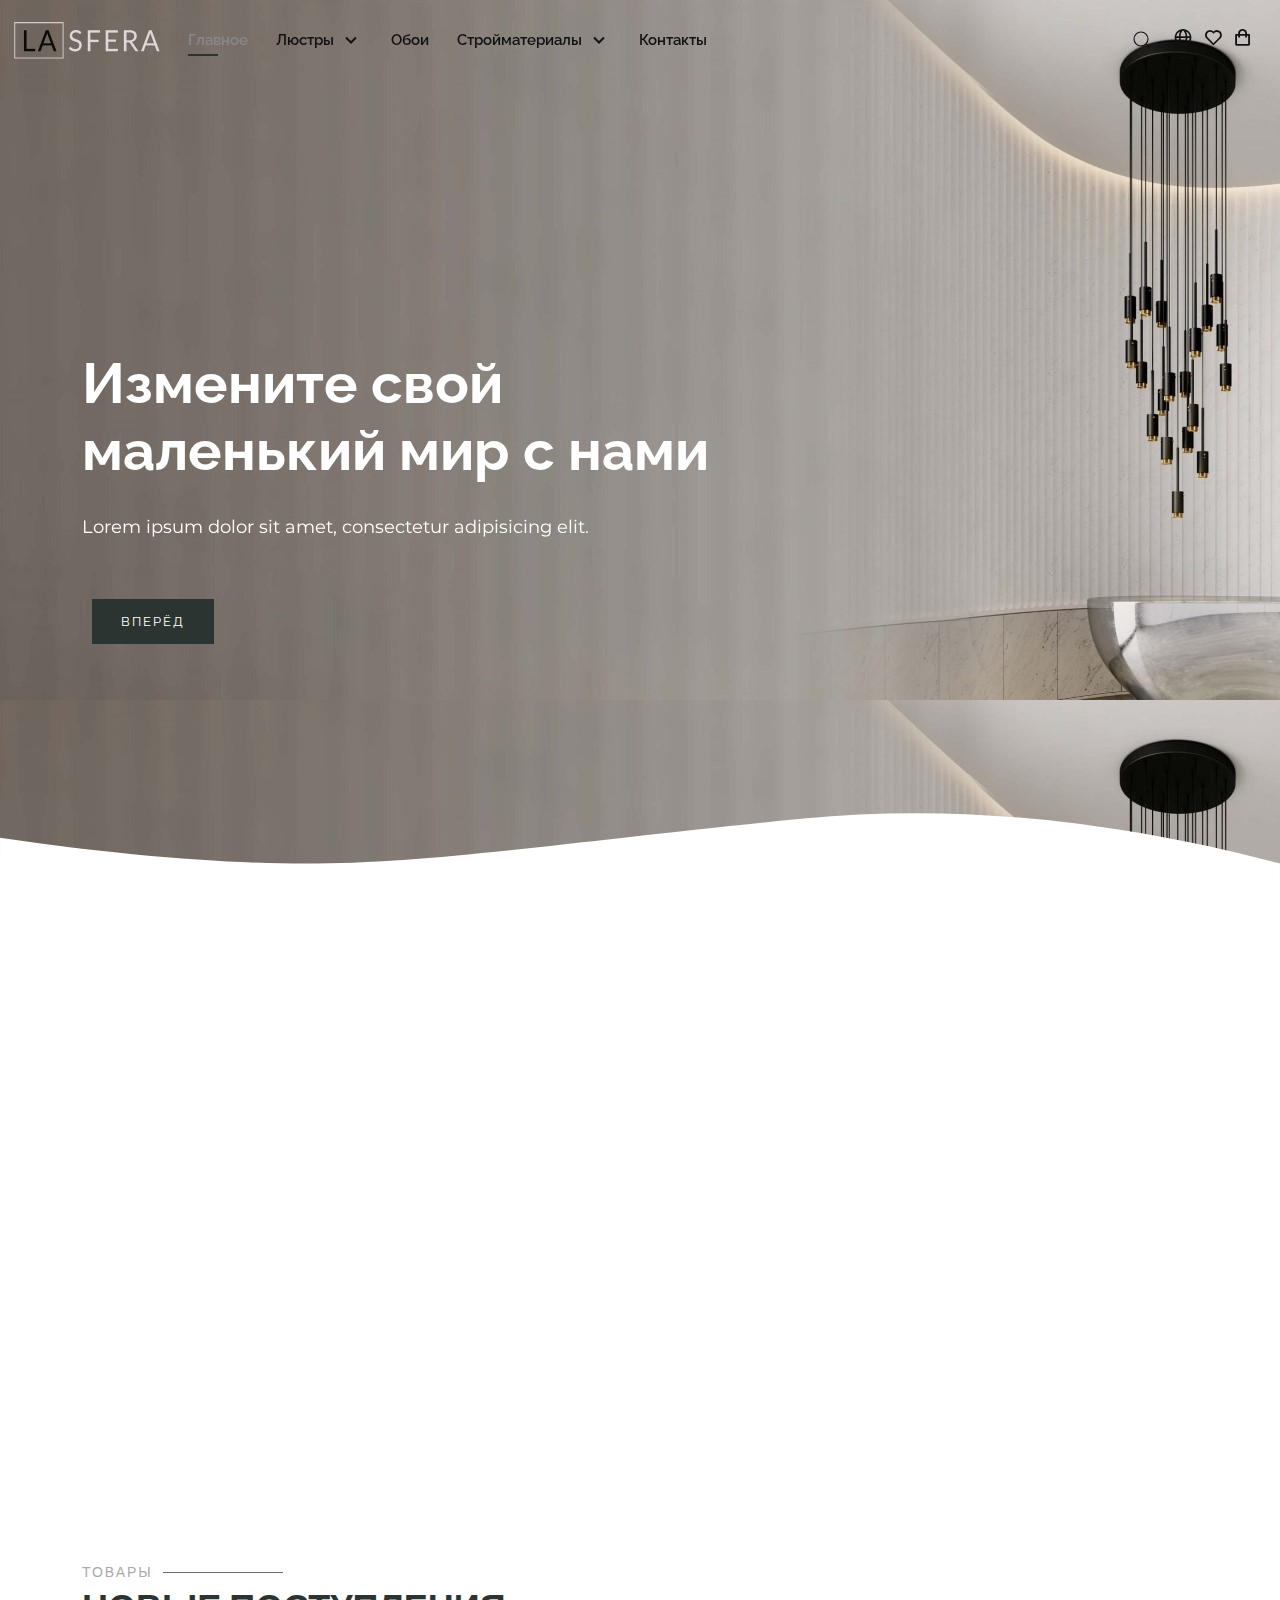
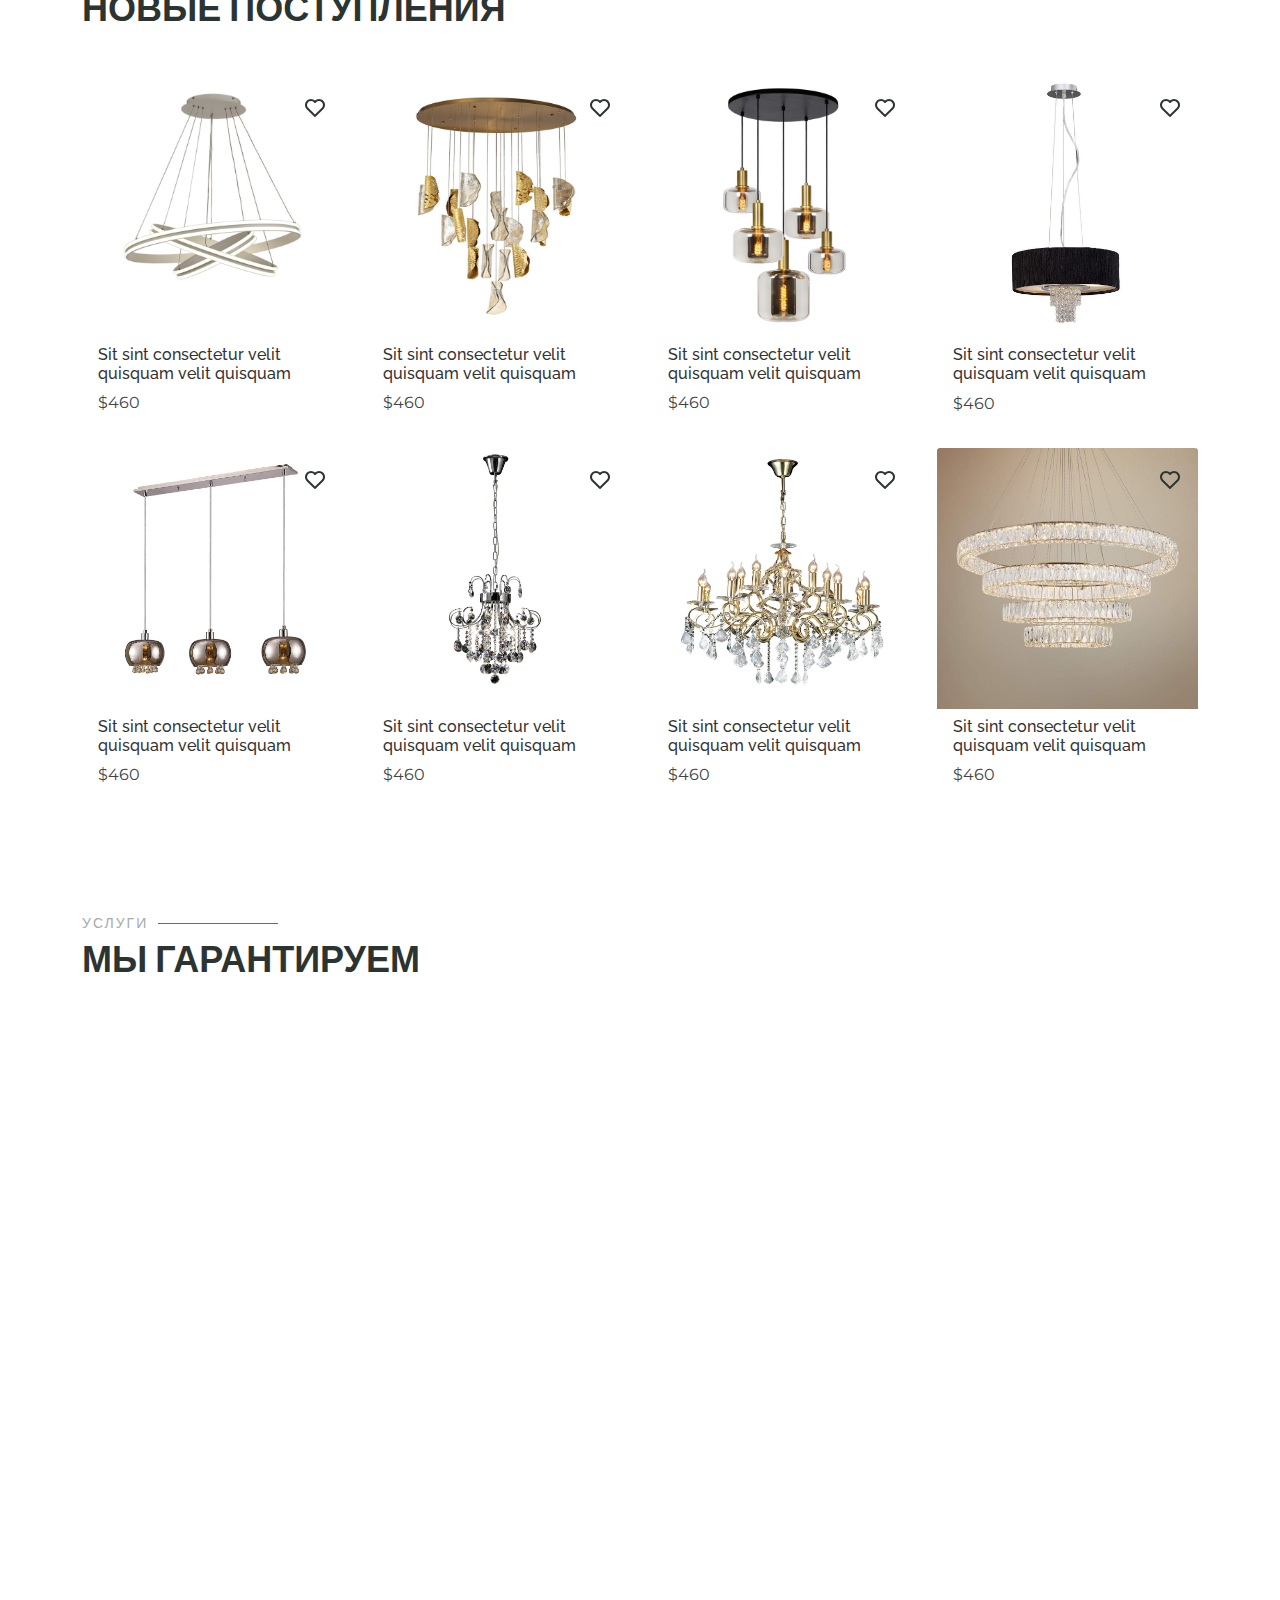
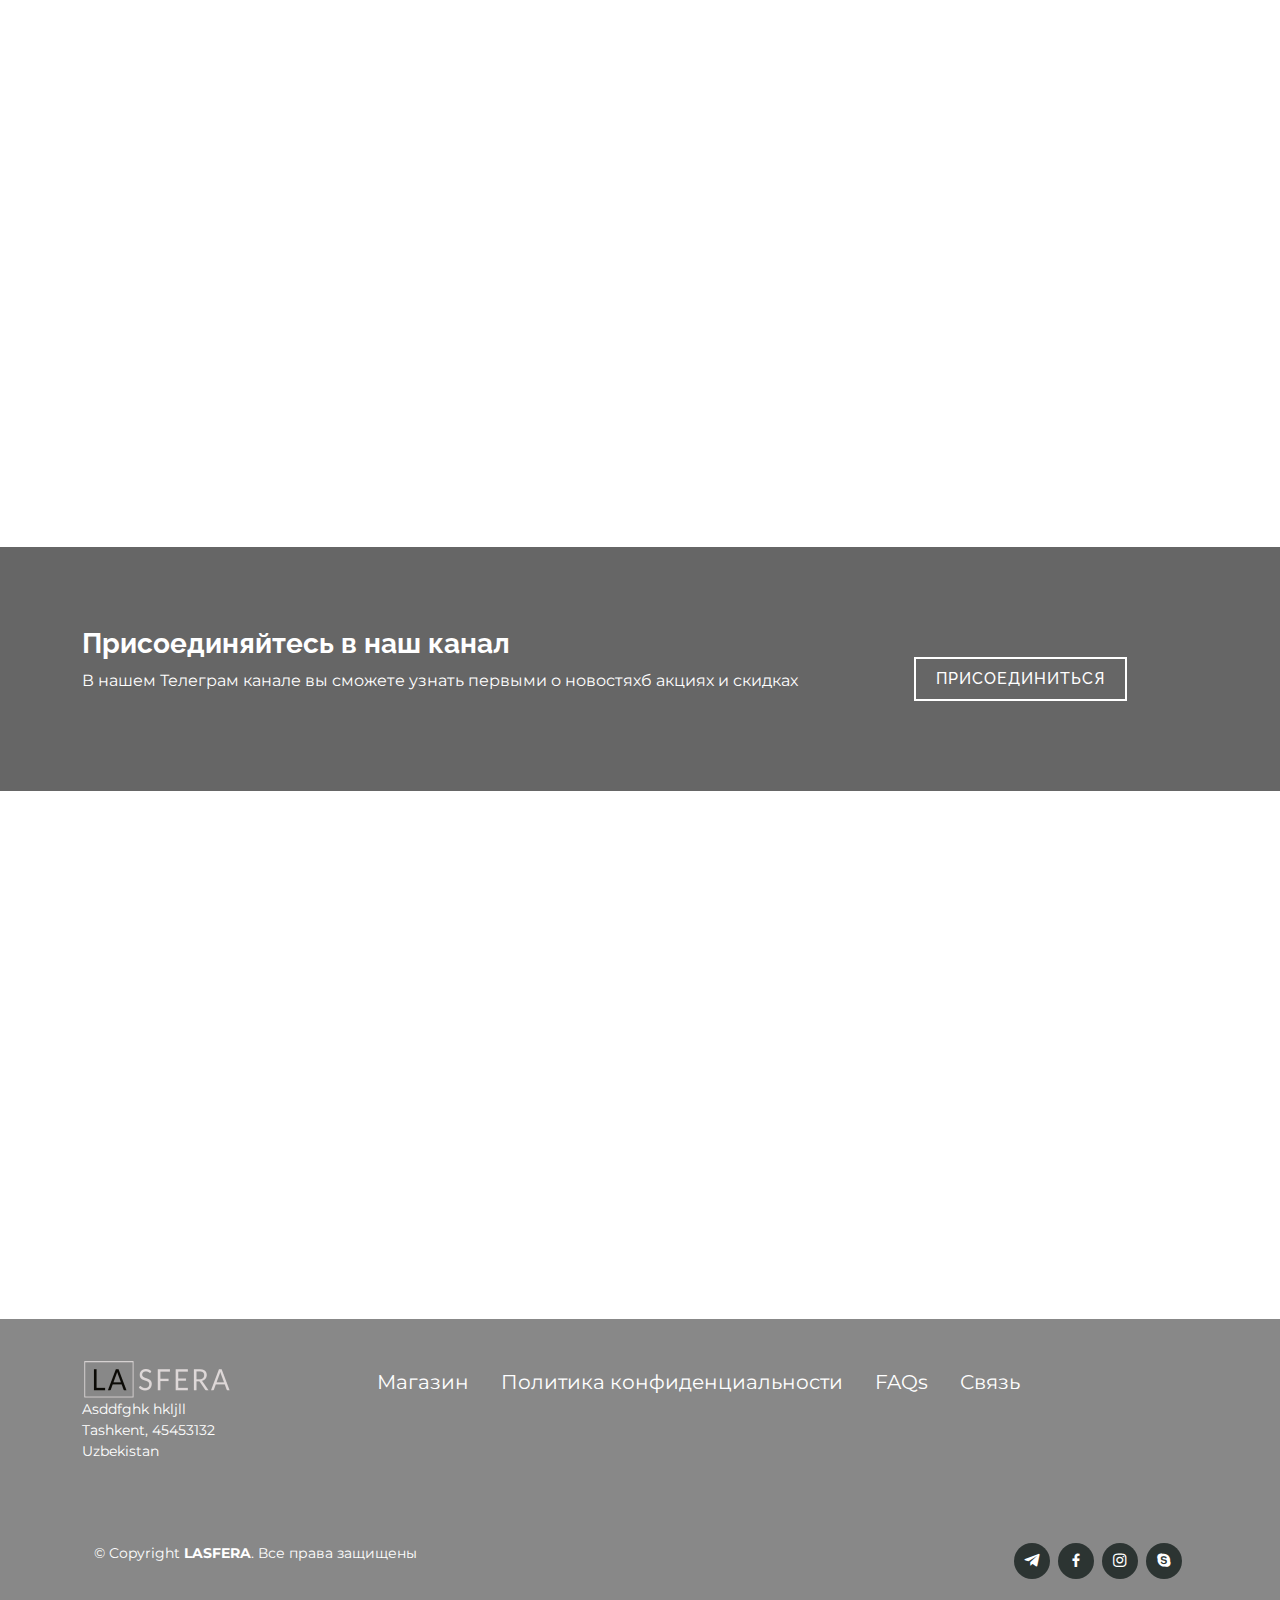
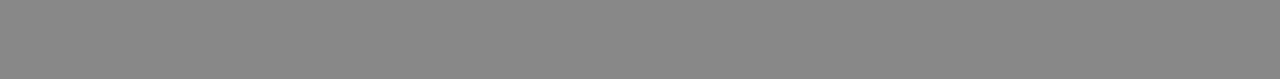
<file: index.html>
<!DOCTYPE html>
<html lang="en">

<head>
    <meta charset="utf-8">
    <meta content="width=device-width, initial-scale=1.0" name="viewport">

    <title>LASFERA</title>
    <meta content="" name="description">
    <meta content="" name="keywords">

    <!-- Favicons -->


    <!-- Google Fonts -->
    <link href="https://fonts.googleapis.com/css?family=Open+Sans:300,300i,400,400i,600,600i,700,700i|Raleway:300,300i,400,400i,500,500i,600,600i,700,700i|Poppins:300,300i,400,400i,500,500i,600,600i,700,700i"
          rel="stylesheet">
    <link href="https://fonts.googleapis.com/css2?family=Montserrat:wght@300&display=swap" rel="stylesheet">

    <!-- CSS Files -->
    <link rel="stylesheet" href="assets/css/uikit.min.css"/>
    <link href="https://unpkg.com/aos@2.3.1/dist/aos.css" rel="stylesheet">
    <link href="assets/css/bootstrap.min.css" rel="stylesheet">
    <link href="assets/css/bootstrap-icons.css" rel="stylesheet">
    <link href='https://unpkg.com/boxicons@2.0.9/css/boxicons.min.css' rel='stylesheet'>
    <link href="assets/css/glightbox.min.css" rel="stylesheet">
    <link href="assets/css/swiper-bundle.min.css" rel="stylesheet">

    <!-- Template Main CSS File -->
    <link href="assets/css/style.css" rel="stylesheet">

</head>

<body>
<!-- ======= Header ======= -->
<header id="header" class="fixed-top">
    <div class="container-fluid d-flex justify-content-between align-items-center">

        <a href="index.html" class="logo"><img src="assets/img/logotip.png" alt="" class="img-fluid"></a>

        <nav id="navbar" class="navbar order-last order-lg-0">
            <ul>
                <li><a class="active " href="#">Главное</a></li>
                <li class="dropdown"><a href="#"><span>Люстры</span> <i class='bx bx-chevron-down'></i></a>
                    <ul>
                        <li><a href="#">Классические</a></li>
                        <li><a href="#">Неоклассика</a></li>
                        <li><a href="#">HI-TECH</a></li>
                        <li><a href="#">Модерн</a></li>
                        <li><a href="#">Лофт</a></li>
                        <li><a href="#">Марокканские</a></li>
                        <!--                        dropdown-->
                        <li><a>Галогенные</a></li>
                    </ul>
                </li>
                <li><a href="#">Обои</a></li>
                <li class="dropdown"><a href="#"><span>Стройматериалы</span> <i class='bx bx-chevron-down'></i></a>
                    <ul>
                        <li><a href="#">Сантехника</a></li>
                        <li><a href="#">Двери</a></li>
                        <li><a href="#">Полы</a></li>
                        <li><a href="#">Строительное оборудование</a></li>
                        <li><a href="#">Джакузи</a></li>
                        <li><a href="#">Плитки</a></li>
                        <li><a href="#">Черепицы</a></li>
                    </ul>
                </li>
                <li><a href="#">Контакты</a></li>
            </ul>
            <i class='bx bx-menu-alt-right mobile-nav-toggle'></i>
        </nav><!-- .navbar -->

        <!--        <div class="header-social-links">-->
        <div class="nav-overlay uk-navbar-right">
            <a class="uk-navbar-toggle" uk-search-icon uk-toggle="target: .nav-overlay; animation: uk-animation-fade"
               href="#" style="color: #111111"></a>
        </div>

        <div class="nav-overlay uk-navbar-left uk-flex-1" hidden>
            <div class="uk-navbar-item uk-width-expand" style="color: #111111">
                <form class="uk-search uk-search-navbar uk-width-1-1" style="color: #111111">
                    <input class="uk-search-input" type="search" placeholder="Поиск" autofocus>
                </form>
            </div>

            <a class="uk-navbar-toggle" uk-close uk-toggle="target: .nav-overlay; animation: uk-animation-fade"
               href="#"></a>
        </div>
        <span class="icons">
        <a href="#" class="lang"><i class='bx bx-globe'></i></a>
        <a href="#" class="wishlist"><i class='bx bx-heart'></i></a>
        <a href="#" class="cart"><i class='bx bx-shopping-bag'></i></a>
        </span>
    </div>

    <!--    </div>-->

</header><!-- End Header -->

<!-- ======= Hero Section ======= -->
<section class="hero-section" id="hero">

    <div class="wave">

        <svg width="100%" height="355px" viewBox="0 0 1920 355" version="1.1" xmlns="http://www.w3.org/2000/svg"
             xmlns:xlink="http://www.w3.org/1999/xlink">
            <g id="Page-1" stroke="none" stroke-width="1" fill="none" fill-rule="evenodd">
                <g id="Apple-TV" transform="translate(0.000000, -402.000000)" fill="#FFFFFF">
                    <path d="M0,439.134243 C175.04074,464.89273 327.944386,477.771974 458.710937,477.771974 C654.860765,477.771974 870.645295,442.632362 1205.9828,410.192501 C1429.54114,388.565926 1667.54687,411.092417 1920,477.771974 L1920,757 L1017.15166,757 L0,757 L0,439.134243 Z"
                          id="Path"></path>
                </g>
            </g>
        </svg>

    </div>

    <div class="container">
        <div class="row align-items-center">
            <div class="col-12 hero-text-image">
                <div class="row">
                    <div class="col-lg-8 text-center text-lg-start">
                        <h1 data-aos="fade-right">Измените свой маленький мир с нами</h1>
                        <p class="mb-5" data-aos="fade-right" data-aos-delay="100">Lorem ipsum dolor sit amet,
                            consectetur
                            adipisicing elit.</p>
                        <p data-aos="fade-right" data-aos-delay="200" data-aos-offset="-500">
                            <a href="#" class="btn btn-outline-white">Вперёд</a>
                        </p>
                    </div>
                </div>
            </div>
        </div>
    </div>
</section><!-- End Hero -->


<main id="main">

    <!--    ====== CATEGORY SECTION =======-->
    <section id="category" class="categories">
        <div class="container">

            <div class="section-title" data-aos="fade-up">
                <h2>Категории</h2>
                <p>Популярные категории</p>
            </div>

            <div id="category-grid" class="row no-gutter" data-aos="fade-up" data-aos-delay="200">
                <div class="item web col-sm-6 col-md-4 col-lg-4 mb-4">
                    <a href="#" class="item-wrap fancybox">
                        <div class="work-info">
                            <h3>Обои</h3>
                            <!--                            <span>Web</span>-->
                        </div>
                        <img class="img-fluid" src="assets/img/wall.jpg" alt="">
                    </a>
                </div>
                <div class="item photography col-sm-6 col-md-4 col-lg-4 mb-4">
                    <a href="#" class="item-wrap fancybox">
                        <div class="work-info">
                            <h3>Люстры</h3>
                            <!--                            <span>Photography</span>-->
                        </div>
                        <img class="img-fluid" src="assets/img/products/product3.jpg" alt="">
                    </a>
                </div>
                <div class="item branding col-sm-6 col-md-4 col-lg-4 mb-4">
                    <a href="#" class="item-wrap fancybox">
                        <div class="work-info">
                            <h3>Стройматериалы</h3>
                            <!--                            <span>Branding</span>-->
                        </div>
                        <img class="img-fluid" src="assets/img/remont.jpg" alt="">
                    </a>
                </div>

            </div>
        </div>
    </section><!-- End Categories Section -->


    <!-- ======= products Section ======= -->
    <section id="products" class="products">
        <div class="container">

            <div class="section-title">
                <h2>Товары</h2>
                <p>Новые поступления</p>
            </div>

            <div class="row">
                <div class="col-lg-3 col-sm- d-flex align-items-stretch mb-4">
                    <div class="card border-0">
                        <div class="card-img-overlay d-flex justify-content-end">
                            <a href="#" class="card-link like">
                                <i class="bx bx-heart"></i>
                            </a>
                        </div>
                        <div class="uk-inline-clip uk-transition-toggle" tabindex="0">
                            <img class="card-img-top" src="assets/img/products/prod1.jpg" alt="Card image cap">
                            <img class="uk-transition-scale-up uk-position-cover"
                                 src="assets/img/products/prod1-2.jpg" alt="">
                        </div>
                        <div class="card-header bg-transparent border-bottom-0 float-left">
                            <h5 class="card-title">Sit sint consectetur velit quisquam velit quisquam</h5>
                            <p class="card-text">$460</p>
                        </div>
                    </div>
                </div>
                <div class="col-lg-3 col-sm- d-flex align-items-stretch mb-4">
                    <div class="card border-0">
                        <div class="card-img-overlay d-flex justify-content-end">
                            <a href="#" class="card-link like">
                                <i class="bx bx-heart"></i>
                            </a>
                        </div>
                        <div class="uk-inline-clip uk-transition-toggle" tabindex="0">
                            <img class="card-img-top" src="assets/img/products/prod2.jpg" alt="Card image cap">
                            <img class="uk-transition-scale-up uk-position-cover"
                                 src="assets/img/products/prod2-2.jpg" alt="">
                        </div>
                        <div class="card-header bg-transparent border-bottom-0 float-left">
                            <h5 class="card-title">Sit sint consectetur velit quisquam velit quisquam</h5>
                            <p class="card-text">$460</p>
                        </div>
                    </div>
                </div>
                <div class="col-lg-3 col-sm- d-flex align-items-stretch mb-4">
                    <div class="card border-0">
                        <div class="card-img-overlay d-flex justify-content-end">
                            <a href="#" class="card-link like">
                                <i class="bx bx-heart"></i>
                            </a>
                        </div>
                        <div class="uk-inline-clip uk-transition-toggle" tabindex="0">
                            <img class="card-img-top" src="assets/img/products/prod3.jpg" alt="Card image cap">
                            <img class="uk-transition-scale-up uk-position-cover"
                                 src="assets/img/products/prod3-2.jpg" alt="">
                        </div>
                        <div class="card-header bg-transparent border-bottom-0 float-left">
                            <h5 class="card-title">Sit sint consectetur velit quisquam velit quisquam</h5>
                            <p class="card-text">$460</p>
                        </div>
                    </div>
                </div>
                <div class="col-lg-3 col-sm- d-flex align-items-stretch mb-4">
                    <div class="card border-0">
                        <div class="card-img-overlay d-flex justify-content-end">
                            <a href="#" class="card-link like">
                                <i class="bx bx-heart"></i>
                            </a>
                        </div>
                        <div class="uk-inline-clip uk-transition-toggle" tabindex="0">
                            <img class="card-img-top" src="assets/img/products/prod4.jpg" alt="Card image cap">
                            <img class="uk-transition-scale-up uk-position-cover"
                                 src="assets/img/products/prod4-2.jpg" alt="">
                        </div>
                        <div class="card-header bg-transparent border-bottom-0 float-left">
                            <h5 class="card-title">Sit sint consectetur velit quisquam velit quisquam</h5>
                            <p class="card-text">$460</p>
                        </div>
                    </div>
                </div>
                <div class="col-lg-3 col-sm- d-flex align-items-stretch mb-4">
                    <div class="card border-0">
                        <div class="card-img-overlay d-flex justify-content-end">
                            <a href="#" class="card-link like">
                                <i class="bx bx-heart"></i>
                            </a>
                        </div>
                        <div class="uk-inline-clip uk-transition-toggle" tabindex="0">
                            <img class="card-img-top" src="assets/img/products/prod5.jpg" alt="Card image cap">
                            <img class="uk-transition-scale-up uk-position-cover"
                                 src="assets/img/products/prod5-2.jpg" alt="">
                        </div>
                        <div class="card-header bg-transparent border-bottom-0 float-left">
                            <h5 class="card-title">Sit sint consectetur velit quisquam velit quisquam</h5>
                            <p class="card-text">$460</p>
                        </div>
                    </div>
                </div>
                <div class="col-lg-3 col-sm- d-flex align-items-stretch mb-4">
                    <div class="card border-0">
                        <div class="card-img-overlay d-flex justify-content-end">
                            <a href="#" class="card-link like">
                                <i class="bx bx-heart"></i>
                            </a>
                        </div>
                        <div class="uk-inline-clip uk-transition-toggle" tabindex="0">
                            <img class="card-img-top" src="assets/img/products/prod6.jpg" alt="Card image cap">
                            <img class="uk-transition-scale-up uk-position-cover"
                                 src="assets/img/products/prod6-2.jpg" alt="">
                        </div>
                        <div class="card-header bg-transparent border-bottom-0 float-left">
                            <h5 class="card-title">Sit sint consectetur velit quisquam velit quisquam</h5>
                            <p class="card-text">$460</p>
                        </div>
                    </div>
                </div>
                <div class="col-lg-3 col-sm- d-flex align-items-stretch mb-4">
                    <div class="card border-0">
                        <div class="card-img-overlay d-flex justify-content-end">
                            <a href="#" class="card-link like">
                                <i class="bx bx-heart"></i>
                            </a>
                        </div>
                        <div class="uk-inline-clip uk-transition-toggle" tabindex="0">
                            <img class="card-img-top" src="assets/img/products/prod7.jpg" alt="Card image cap">
                            <img class="uk-transition-scale-up uk-position-cover"
                                 src="assets/img/products/prod7-2.jpg" alt="">
                        </div>
                        <div class="card-header bg-transparent border-bottom-0 float-left">
                            <h5 class="card-title">Sit sint consectetur velit quisquam velit quisquam</h5>
                            <p class="card-text">$460</p>
                        </div>
                    </div>
                </div>
                <div class="col-lg-3 col-sm- d-flex align-items-stretch mb-4">
                    <div class="card border-0">
                        <div class="card-img-overlay d-flex justify-content-end">
                            <a href="#" class="card-link like">
                                <i class="bx bx-heart"></i>
                            </a>
                        </div>
                        <div class="uk-inline-clip uk-transition-toggle" tabindex="0">
                            <img class="card-img-top" src="assets/img/products/product2.jpg" alt="Card image cap">
                            <img class="uk-transition-scale-up uk-position-cover"
                                 src="assets/img/products/prod1-2.jpg" alt="">
                        </div>
                        <div class="card-header bg-transparent border-bottom-0 float-left">
                            <h5 class="card-title">Sit sint consectetur velit quisquam velit quisquam</h5>
                            <p class="card-text">$460</p>
                        </div>
                    </div>
                </div>
            </div>
        </div>
    </section><!-- End products Section -->










    <!-- ======= Services Section ======= -->
    <section id="services" class="services">
        <div class="container">

            <div class="section-title">
                <h2>Услуги</h2>
                <p>Мы гарантируем</p>
            </div>

            <div class="row">
                <div class="col-md-12">
                    <div class="main-timeline" data-aos="fade-left">
                        <a href="#" class="timeline" data-aos="zoom-in" data-aos-delay="100">
                            <div class="timeline-icon"><i class="bx bx-globe"></i></div>
                            <div class="timeline-content">
                                <h3 class="title">Dorime interimo</h3>
                                <p class="description">
                                    Lorem ipsum dolor sit amet, consectetur adipisicing elit. Cupiditate ducimus
                                    officiis quod! Aperiam eveniet nam nostrum odit quasi ullam voluptatum.
                                </p>
                            </div>
                        </a>
                        <a href="#" class="timeline" data-aos="zoom-in" data-aos-delay="200">
                            <div class="timeline-icon"><i class="bx bx-rocket"></i></div>
                            <div class="timeline-content">
                                <h3 class="title">Lorem ipsum</h3>
                                <p class="description">
                                    Lorem ipsum dolor sit amet, consectetur adipisicing elit. Cupiditate ducimus
                                    officiis quod! Aperiam eveniet nam nostrum odit quasi ullam voluptatum.
                                </p>
                            </div>
                        </a>
                        <a href="#" class="timeline" data-aos="zoom-in" data-aos-delay="300">
                            <div class="timeline-icon"><i class="bx bx-briefcase"></i></div>
                            <div class="timeline-content">
                                <h3 class="title">Dolor sit</h3>
                                <p class="description">
                                    Lorem ipsum dolor sit amet, consectetur adipisicing elit. Cupiditate ducimus
                                    officiis quod! Aperiam eveniet nam nostrum odit quasi ullam voluptatum.
                                </p>
                            </div>
                        </a>
                        <a href="#" class="timeline" data-aos="zoom-in" data-aos-delay="400">
                            <div class="timeline-icon"><i class="bx bx-mobile"></i></div>
                            <div class="timeline-content">
                                <h3 class="title">Amet consectetur</h3>
                                <p class="description">
                                    Lorem ipsum dolor sit amet, consectetur adipisicing elit. Cupiditate ducimus
                                    officiis quod! Aperiam eveniet nam nostrum odit quasi ullam voluptatum.
                                </p>
                            </div>
                        </a>
                    </div>
                </div>
            </div>
        </div>

    </section><!-- End Services Section -->


    <!-- ======= Subscribe Section ======= -->
    <section id="subscribe">
        <div class="container wow fadeInUp">
            <div class="row">
                <div class="col-md-8">
                    <h3 class="subscribe-title">Присоединяйтесь в наш канал</h3>
                    <p class="subscribe-text">В нашем Телеграм канале вы сможете узнать первыми о новостяхб акциях и
                        скидках</p>
                </div>
                <div class="col-md-4 subscribe-btn-container">
                    <a class="subscribe-btn" href="#">Присоединиться</a>
                </div>
            </div>
        </div>
    </section><!-- End Subscribe Section -->


    <!-- ======= Contact Section ======= -->
    <section id="contact" class="contact">
        <div class="container">

            <div class="section-title" data-aos="fade-up">
                <h2>Контакты</h2>
                <p>Мы рады с вами поговорить</p>
            </div>

            <div class="row">

                <div class="col-lg-4" data-aos="fade-right" data-aos-delay="100">
                    <div class="info">
                        <div class="address">
                            <i class='bx bx-location-plus'></i>
                            <h4>Адрес:</h4>
                            <p>Лорем Ипсум, Такент, Узбекистан</p>
                        </div>

                        <div class="email">
                            <i class='bx bx-envelope'></i>
                            <h4>Email:</h4>
                            <p>info@example.com</p>
                        </div>

                        <div class="phone">
                            <i class='bx bx-phone'></i>
                            <h4>Позвоните:</h4>
                            <p>+998 99 1234567</p>
                        </div>

                    </div>

                </div>

                <div class="col-lg-8 mt-5 mt-lg-0" data-aos="fade-left" data-aos-delay="200">

                    <iframe src="https://www.google.com/maps/embed?pb=!1m18!1m12!1m3!1d2999.5596683918443!2d69.15967281495314!3d41.25314861226994!2m3!1f0!2f0!3f0!3m2!1i1024!2i768!4f13.1!3m3!1m2!1s0x38ae89db84b4749d%3A0x7b6e277d32418017!2sBektopi%20Stroy%20Market!5e0!3m2!1sen!2s!4v1634550305787!5m2!1sen!2s"
                            width="800" height="300" style="border:0;" allowfullscreen="" loading="lazy"></iframe>

                </div>

            </div>

        </div>
    </section><!-- End Contact Section -->

</main><!-- End #main -->


<!-- ======= Footer ======= -->
<footer id="footer">

    <div class="container">
        <div class="footer-top d-flex">
            <div class="col-lg-3 col-md-6 footer-contact">
                <img src="assets/img/logotip.png" alt="">
                <p>
                    Asddfghk hkljll <br>
                    Tashkent, 45453132<br>
                    Uzbekistan<br><br>
                </p>
            </div>

            <ul class="nav justify-content-center">
                <li class="nav-item">
                    <a class="nav-link" href="#">Магазин</a>
                </li>
                <li class="nav-item">
                    <a class="nav-link" href="#">Политика конфиденциальности</a>
                </li>
                <li class="nav-item">
                    <a class="nav-link" href="#">FAQs</a>
                </li>
                <li class="nav-item">
                    <a class="nav-link" href="#">Связь</a>
                </li>
            </ul>
        </div>

        <div class="container d-md-flex py-4">

            <div class="me-md-auto text-center text-md-start">
                <div class="copyright">
                    &copy; Copyright <strong><span>LASFERA</span></strong>. Все права защищены
                </div>
            </div>
            <div class="social-links text-center text-md-right pt-3 pt-md-0">
                <a href="#" class="telegram"><i class='bx bxl-telegram'></i></a>
                <a href="#" class="facebook"><i class="bx bxl-facebook"></i></a>
                <a href="#" class="instagram"><i class='bx bxl-instagram'></i></a>
                <a href="#" class="google-plus"><i class="bx bxl-skype"></i></a>
            </div>
        </div>
    </div>
</footer><!-- End Footer -->

<a href="#" class="back-to-top d-flex align-items-center justify-content-center"><i class='bx bx-up-arrow-alt'></i></a>

<!-- Vendor JS Files -->
<script src="assets/js/uikit.min.js"></script>
<script src="assets/js/uikit-icons.min.js"></script>
<script src="assets/js/bootstrap.bundle.min.js"></script>
<script src="https://unpkg.com/aos@2.3.1/dist/aos.js"></script>
<script src="assets/js/glightbox.min.js"></script>
<script src="assets/js/isotope.pkgd.min.js"></script>
<script src="assets/js/purecounter.js"></script>
<script src="assets/js/swiper-bundle.min.js"></script>
<script src="assets/js/noframework.waypoints.js"></script>

<!-- Template Main JS File -->
<script src="assets/js/main.js"></script>
<script>
    AOS.init();
</script>
</body>

</html>
</file>
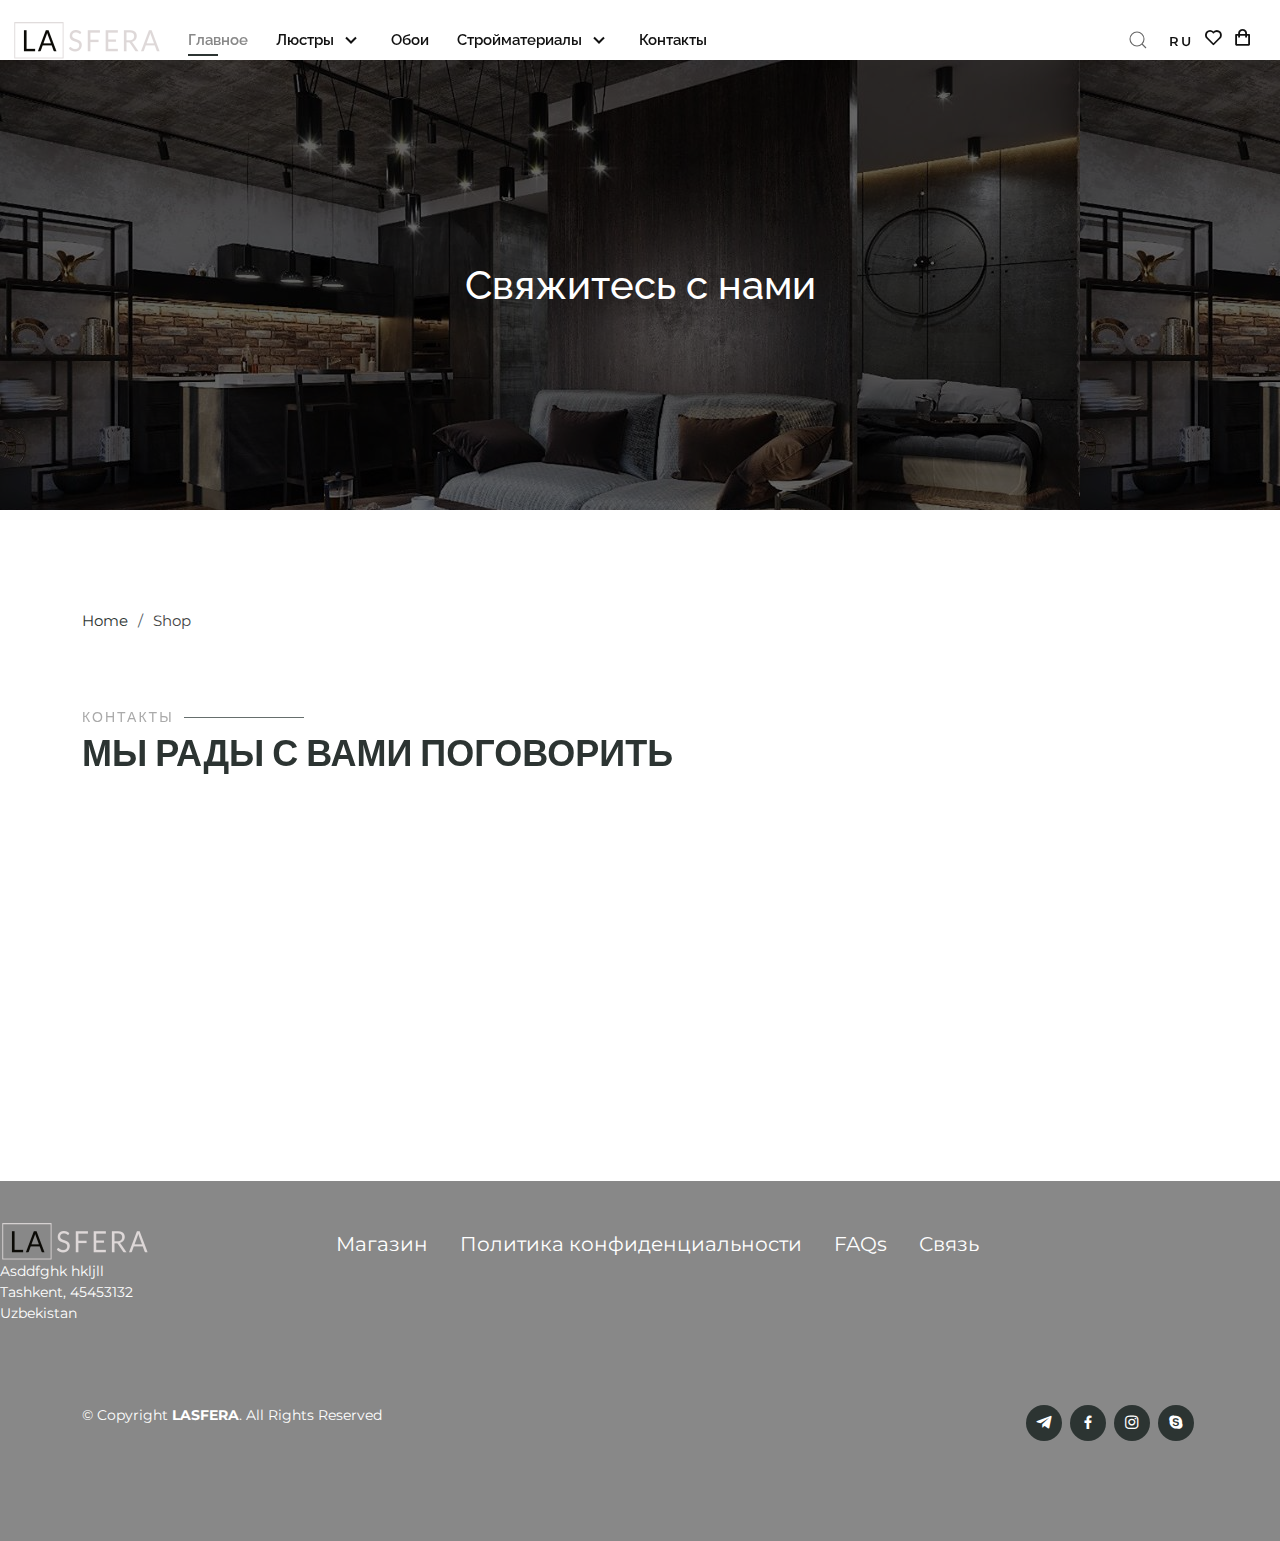
<file: contact.html>
<!DOCTYPE html>
<html lang="en">

<head>
    <meta charset="utf-8">
    <meta content="width=device-width, initial-scale=1.0" name="viewport">

    <title>LASFERA</title>
    <meta content="" name="description">
    <meta content="" name="keywords">

    <!-- Favicons -->


    <!-- Google Fonts -->
    <link href="https://fonts.googleapis.com/css?family=Open+Sans:300,300i,400,400i,600,600i,700,700i|Raleway:300,300i,400,400i,500,500i,600,600i,700,700i|Poppins:300,300i,400,400i,500,500i,600,600i,700,700i"
          rel="stylesheet">
    <link href="https://fonts.googleapis.com/css2?family=Montserrat:wght@300&display=swap" rel="stylesheet">

    <!-- CSS Files -->
    <link rel="stylesheet" href="assets/css/uikit.min.css"/>
    <link href="https://unpkg.com/aos@2.3.1/dist/aos.css" rel="stylesheet">
    <link href="assets/css/bootstrap.min.css" rel="stylesheet">
    <link href="assets/css/bootstrap-icons.css" rel="stylesheet">
    <link href='https://unpkg.com/boxicons@2.0.9/css/boxicons.min.css' rel='stylesheet'>
    <link href="assets/css/glightbox.min.css" rel="stylesheet">
    <link href="assets/css/swiper-bundle.min.css" rel="stylesheet">

    <!-- Template Main CSS File -->
    <link href="assets/css/style.css" rel="stylesheet">

</head>

<body>
<!-- ======= Header ======= -->
<header id="header" class="fixed-top">
    <div class="container-fluid d-flex justify-content-between align-items-center">

        <a href="index.html" class="logo"><img src="assets/img/logotip.png" alt="" class="img-fluid"></a>

        <nav id="navbar" class="navbar order-last order-lg-0">
            <ul>
                <li><a class="active " href="#">Главное</a></li>
                <li class="dropdown"><a href="#"><span>Люстры</span> <i class='bx bx-chevron-down'></i></a>
                    <ul>
                        <li><a href="#">Классические</a></li>
                        <li><a href="#">Неоклассика</a></li>
                        <li><a href="#">HI-TECH</a></li>
                        <li><a href="#">Модерн</a></li>
                        <li><a href="#">Лофт</a></li>
                        <li><a href="#">Марокканские</a></li>
                        <!--                        dropdown-->
                        <li><a>Галогенные</a></li>
                    </ul>
                </li>
                <li><a href="#">Обои</a></li>
                <li class="dropdown"><a href="#"><span>Стройматериалы</span> <i class='bx bx-chevron-down'></i></a>
                    <ul>
                        <li><a href="#">Сантехника</a></li>
                        <li><a href="#">Двери</a></li>
                        <li><a href="#">Полы</a></li>
                        <li><a href="#">Строительное оборудование</a></li>
                        <li><a href="#">Джакузи</a></li>
                        <li><a href="#">Плитки</a></li>
                        <li><a href="#">Черепицы</a></li>
                    </ul>
                </li>
                <li><a href="#">Контакты</a></li>
            </ul>
            <i class='bx bx-menu-alt-right mobile-nav-toggle'></i>
        </nav><!-- .navbar -->

        <!--        <div class="header-social-links">-->
        <div class="nav-overlay uk-navbar-right">
            <a class="uk-navbar-toggle" uk-search-icon uk-toggle="target: .nav-overlay; animation: uk-animation-fade"
               href="#"></a>
        </div>

        <div class="nav-overlay uk-navbar-left uk-flex-1" hidden>
            <div class="uk-navbar-item uk-width-expand">
                <form class="uk-search uk-search-navbar uk-width-1-1">
                    <input class="uk-search-input" type="search" placeholder="Search" autofocus>
                </form>
            </div>

            <a class="uk-navbar-toggle" uk-close uk-toggle="target: .nav-overlay; animation: uk-animation-fade"
               href="#"></a>
        </div>
        <span class="icons">
        <a href="#" class="lang">
             <div class="offcanvas__top__hover">
                <span>RU <i class="arrow_carrot-down"></i></span>
                <ul>
                    <li>UZ</li>
                </ul>
            </div>
        </a>
        <a href="#" class="wishlist"><i class='bx bx-heart'></i></a>
        <a href="#" class="cart"><i class='bx bx-shopping-bag'></i></a>
        </span>
    </div>

</header>
<!-- End Header -->

<main id="main">
    <section>
        <div class="bg-image contact">
            <div class="mask">
                <div class="d-flex justify-content-center align-items-center h-100">
                    <h1 class="text-white mb-0">Свяжитесь с нами</h1>
                </div>
            </div>
        </div>
    </section>

    <!-- ======= Breadcrumbs ======= -->
    <section class="breadcrumbs">
        <div class="container">

            <div class="d-flex justify-content-between align-items-center">
                <ol>
                    <li><a href="index.html">Home</a></li>
                    <li>Shop</li>
                </ol>
            </div>

        </div>
    </section><!-- End Breadcrumbs -->


    <!-- ======= Contact Section ======= -->
    <section id="contact" class="contact">
        <div class="container">

            <div class="section-title" data-aos="fade-up">
                <h2>Контакты</h2>
                <p>Мы рады с вами поговорить</p>
            </div>

            <div class="row">

                <div class="col-lg-4" data-aos="fade-right" data-aos-delay="100">
                    <div class="info">
                        <div class="address">
                            <i class='bx bx-location-plus'></i>
                            <h4>Location:</h4>
                            <p>A108 Adam Street, New York, NY 535022</p>
                        </div>

                        <div class="email">
                            <i class='bx bx-envelope'></i>
                            <h4>Email:</h4>
                            <p>info@example.com</p>
                        </div>

                        <div class="phone">
                            <i class='bx bx-phone'></i>
                            <h4>Call:</h4>
                            <p>+1 5589 55488 55s</p>
                        </div>

                    </div>

                </div>

                <div class="col-lg-8 mt-5 mt-lg-0" data-aos="fade-left" data-aos-delay="200">

                    <iframe src="https://www.google.com/maps/embed?pb=!1m18!1m12!1m3!1d2999.5596683918443!2d69.15967281495314!3d41.25314861226994!2m3!1f0!2f0!3f0!3m2!1i1024!2i768!4f13.1!3m3!1m2!1s0x38ae89db84b4749d%3A0x7b6e277d32418017!2sBektopi%20Stroy%20Market!5e0!3m2!1sen!2s!4v1634550305787!5m2!1sen!2s"
                            width="800" height="300" style="border:0;" allowfullscreen="" loading="lazy"></iframe>

                </div>

            </div>

        </div>
    </section><!-- End Contact Section -->

</main>


<!-- ======= Footer ======= -->
<footer id="footer">

    <div class="footer-top d-flex">
        <div class="col-lg-3 col-md-6 footer-contact">
            <img src="assets/img/logotip.png" alt="">
            <p>
                Asddfghk hkljll <br>
                Tashkent, 45453132<br>
                Uzbekistan<br><br>
            </p>
        </div>

        <ul class="nav justify-content-center">
            <li class="nav-item">
                <a class="nav-link" href="#">Магазин</a>
            </li>
            <li class="nav-item">
                <a class="nav-link" href="#">Политика конфиденциальности</a>
            </li>
            <li class="nav-item">
                <a class="nav-link" href="#">FAQs</a>
            </li>
            <li class="nav-item">
                <a class="nav-link" href="#">Связь</a>
            </li>
        </ul>
    </div>

    <div class="container d-md-flex py-4">

        <div class="me-md-auto text-center text-md-start">
            <div class="copyright">
                &copy; Copyright <strong><span>LASFERA</span></strong>. All Rights Reserved
            </div>
        </div>
        <div class="social-links text-center text-md-right pt-3 pt-md-0">
            <a href="#" class="telegram"><i class='bx bxl-telegram'></i></a>
            <a href="#" class="facebook"><i class="bx bxl-facebook"></i></a>
            <a href="#" class="instagram"><i class='bx bxl-instagram'></i></a>
            <a href="#" class="google-plus"><i class="bx bxl-skype"></i></a>
        </div>
    </div>
</footer><!-- End Footer -->

<a href="#" class="back-to-top d-flex align-items-center justify-content-center"><i class='bx bx-up-arrow-alt'></i></a>

<!-- Vendor JS Files -->
<script src="assets/js/uikit.min.js"></script>
<script src="assets/js/uikit-icons.min.js"></script>
<script src="assets/js/bootstrap.bundle.min.js"></script>
<script src="https://unpkg.com/aos@2.3.1/dist/aos.js"></script>
<script src="assets/js/glightbox.min.js"></script>
<script src="assets/js/isotope.pkgd.min.js"></script>
<script src="assets/js/purecounter.js"></script>
<script src="assets/js/swiper-bundle.min.js"></script>
<script src="assets/js/noframework.waypoints.js"></script>

<!-- Template Main JS File -->
<script src="assets/js/main.js"></script>
<script>
    AOS.init();
</script>
</body>
</html>
</file>
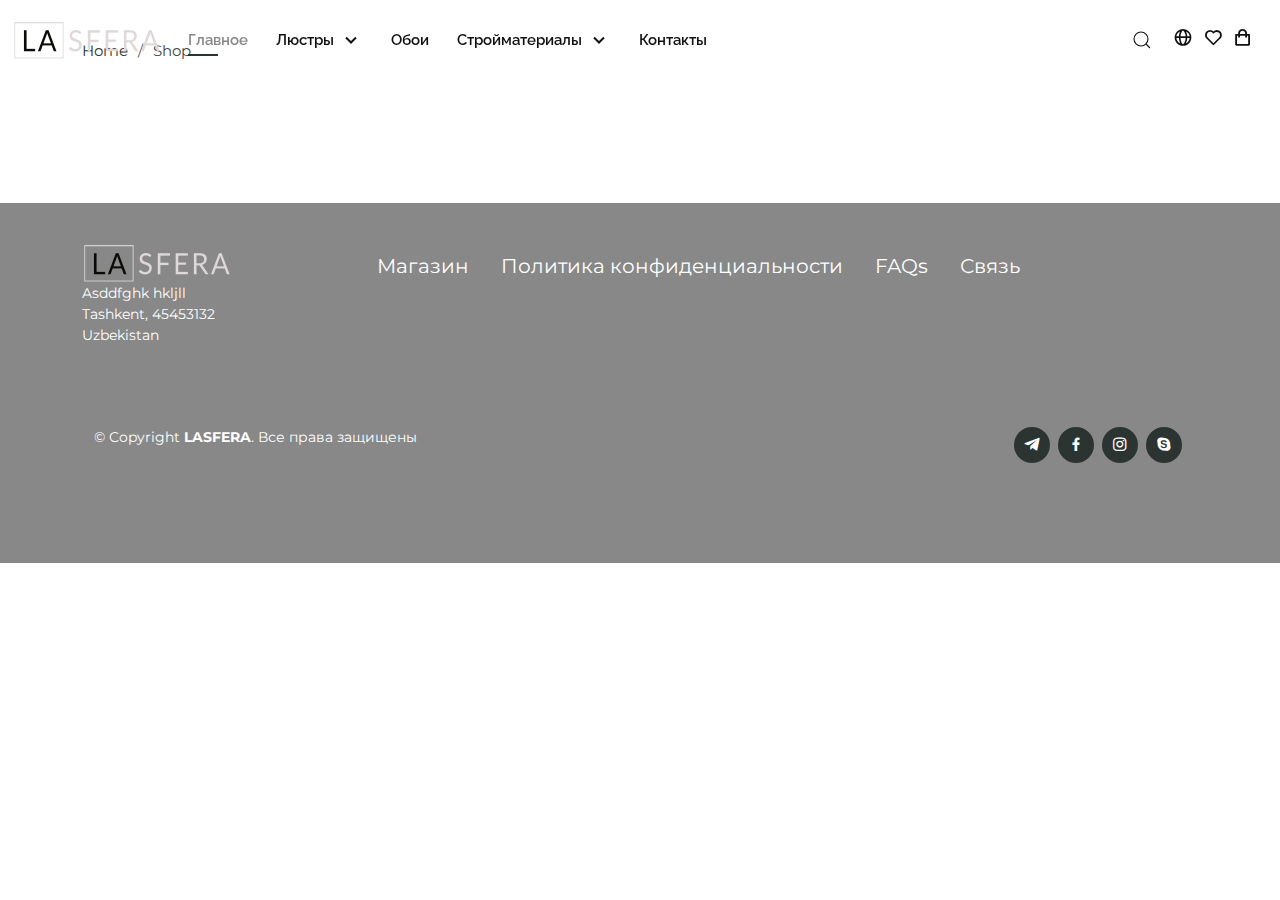
<file: product-detail.html>
<!DOCTYPE html>
<html lang="en">

<head>
    <meta charset="utf-8">
    <meta content="width=device-width, initial-scale=1.0" name="viewport">

    <title>LASFERA</title>
    <meta content="" name="description">
    <meta content="" name="keywords">

    <!-- Favicons -->


    <!-- Google Fonts -->
    <link href="https://fonts.googleapis.com/css?family=Open+Sans:300,300i,400,400i,600,600i,700,700i|Raleway:300,300i,400,400i,500,500i,600,600i,700,700i|Poppins:300,300i,400,400i,500,500i,600,600i,700,700i"
          rel="stylesheet">
    <link href="https://fonts.googleapis.com/css2?family=Montserrat:wght@300&display=swap" rel="stylesheet">

    <!-- CSS Files -->
    <link rel="stylesheet" href="assets/css/uikit.min.css"/>
    <link href="https://unpkg.com/aos@2.3.1/dist/aos.css" rel="stylesheet">
    <link href="assets/css/bootstrap.min.css" rel="stylesheet">
    <link href="assets/css/bootstrap-icons.css" rel="stylesheet">
    <link href='https://unpkg.com/boxicons@2.0.9/css/boxicons.min.css' rel='stylesheet'>
    <link href="assets/css/glightbox.min.css" rel="stylesheet">
    <link href="assets/css/swiper-bundle.min.css" rel="stylesheet">

    <!-- Template Main CSS File -->
    <link href="assets/css/style.css" rel="stylesheet">

</head>
<body>
<header id="header" class="fixed-top">
    <div class="container-fluid d-flex justify-content-between align-items-center">

        <a href="index.html" class="logo"><img src="assets/img/logotip.png" alt="" class="img-fluid"></a>

        <nav id="navbar" class="navbar order-last order-lg-0">
            <ul>
                <li><a class="active " href="#">Главное</a></li>
                <li class="dropdown"><a href="#"><span>Люстры</span> <i class='bx bx-chevron-down'></i></a>
                    <ul>
                        <li><a href="#">Классические</a></li>
                        <li><a href="#">Неоклассика</a></li>
                        <li><a href="#">HI-TECH</a></li>
                        <li><a href="#">Модерн</a></li>
                        <li><a href="#">Лофт</a></li>
                        <li><a href="#">Марокканские</a></li>
                        <!--                        dropdown-->
                        <li><a>Галогенные</a></li>
                    </ul>
                </li>
                <li><a href="#">Обои</a></li>
                <li class="dropdown"><a href="#"><span>Стройматериалы</span> <i class='bx bx-chevron-down'></i></a>
                    <ul>
                        <li><a href="#">Сантехника</a></li>
                        <li><a href="#">Двери</a></li>
                        <li><a href="#">Полы</a></li>
                        <li><a href="#">Строительное оборудование</a></li>
                        <li><a href="#">Джакузи</a></li>
                        <li><a href="#">Плитки</a></li>
                        <li><a href="#">Черепицы</a></li>
                    </ul>
                </li>
                <li><a href="#">Контакты</a></li>
            </ul>
            <i class='bx bx-menu-alt-right mobile-nav-toggle'></i>
        </nav><!-- .navbar -->

        <!--        <div class="header-social-links">-->
        <div class="nav-overlay uk-navbar-right">
            <a class="uk-navbar-toggle" uk-search-icon uk-toggle="target: .nav-overlay; animation: uk-animation-fade"
               href="#" style="color: #111111"></a>
        </div>

        <div class="nav-overlay uk-navbar-left uk-flex-1" hidden>
            <div class="uk-navbar-item uk-width-expand" style="color: #111111">
                <form class="uk-search uk-search-navbar uk-width-1-1" style="color: #111111">
                    <input class="uk-search-input" type="search" placeholder="Поиск" autofocus>
                </form>
            </div>

            <a class="uk-navbar-toggle" uk-close uk-toggle="target: .nav-overlay; animation: uk-animation-fade"
               href="#"></a>
        </div>
        <span class="icons">
        <a href="#" class="lang"><i class='bx bx-globe'></i></a>
        <a href="#" class="wishlist"><i class='bx bx-heart'></i></a>
        <a href="#" class="cart"><i class='bx bx-shopping-bag'></i></a>
        </span>
    </div>

    <!--    </div>-->
</header><!-- End Header -->

    <!-- ======= Breadcrumbs ======= -->
    <section class="breadcrumbs">
        <div class="container">

            <div class="d-flex justify-content-between align-items-center">
                <ol>
                    <li><a href="index.html">Home</a></li>
                    <li>Shop</li>
                </ol>
            </div>

        </div>
    </section><!-- End Breadcrumbs -->

<section>

</section>


<!-- ======= Footer ======= -->
<footer id="footer">

    <div class="container">
        <div class="footer-top d-flex">
            <div class="col-lg-3 col-md-6 footer-contact">
                <img src="assets/img/logotip.png" alt="">
                <p>
                    Asddfghk hkljll <br>
                    Tashkent, 45453132<br>
                    Uzbekistan<br><br>
                </p>
            </div>

            <ul class="nav justify-content-center">
                <li class="nav-item">
                    <a class="nav-link" href="#">Магазин</a>
                </li>
                <li class="nav-item">
                    <a class="nav-link" href="#">Политика конфиденциальности</a>
                </li>
                <li class="nav-item">
                    <a class="nav-link" href="#">FAQs</a>
                </li>
                <li class="nav-item">
                    <a class="nav-link" href="#">Связь</a>
                </li>
            </ul>
        </div>

        <div class="container d-md-flex py-4">

            <div class="me-md-auto text-center text-md-start">
                <div class="copyright">
                    &copy; Copyright <strong><span>LASFERA</span></strong>. Все права защищены
                </div>
            </div>
            <div class="social-links text-center text-md-right pt-3 pt-md-0">
                <a href="#" class="telegram"><i class='bx bxl-telegram'></i></a>
                <a href="#" class="facebook"><i class="bx bxl-facebook"></i></a>
                <a href="#" class="instagram"><i class='bx bxl-instagram'></i></a>
                <a href="#" class="google-plus"><i class="bx bxl-skype"></i></a>
            </div>
        </div>
    </div>
</footer><!-- End Footer -->

<a href="#" class="back-to-top d-flex align-items-center justify-content-center"><i class='bx bx-up-arrow-alt'></i></a>

<!-- Vendor JS Files -->
<script src="assets/js/uikit.min.js"></script>
<script src="assets/js/uikit-icons.min.js"></script>
<script src="assets/js/bootstrap.bundle.min.js"></script>
<script src="https://unpkg.com/aos@2.3.1/dist/aos.js"></script>
<script src="assets/js/glightbox.min.js"></script>
<script src="assets/js/isotope.pkgd.min.js"></script>
<script src="assets/js/purecounter.js"></script>
<script src="assets/js/swiper-bundle.min.js"></script>
<script src="assets/js/noframework.waypoints.js"></script>

<!-- Template Main JS File -->
<script src="assets/js/main.js"></script>
<script>
    AOS.init();
</script>
</body>
</html>
</file>
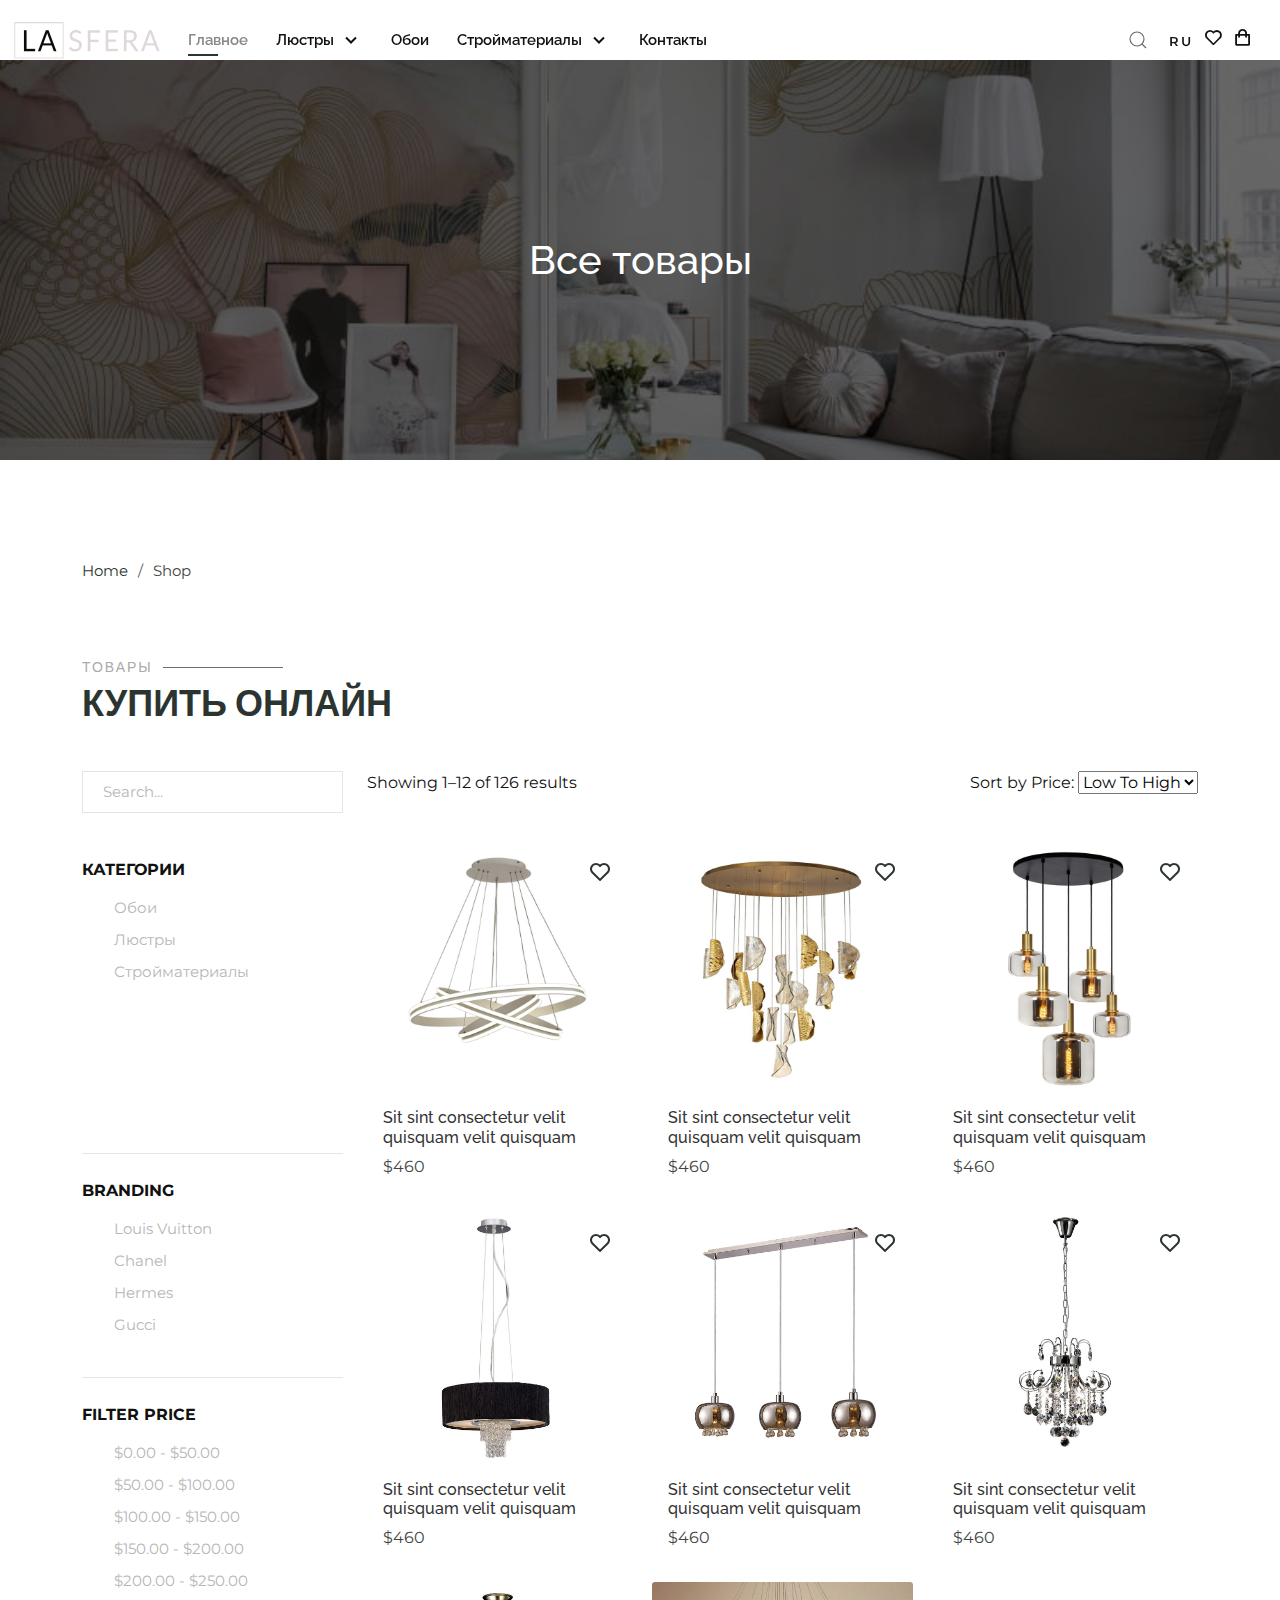
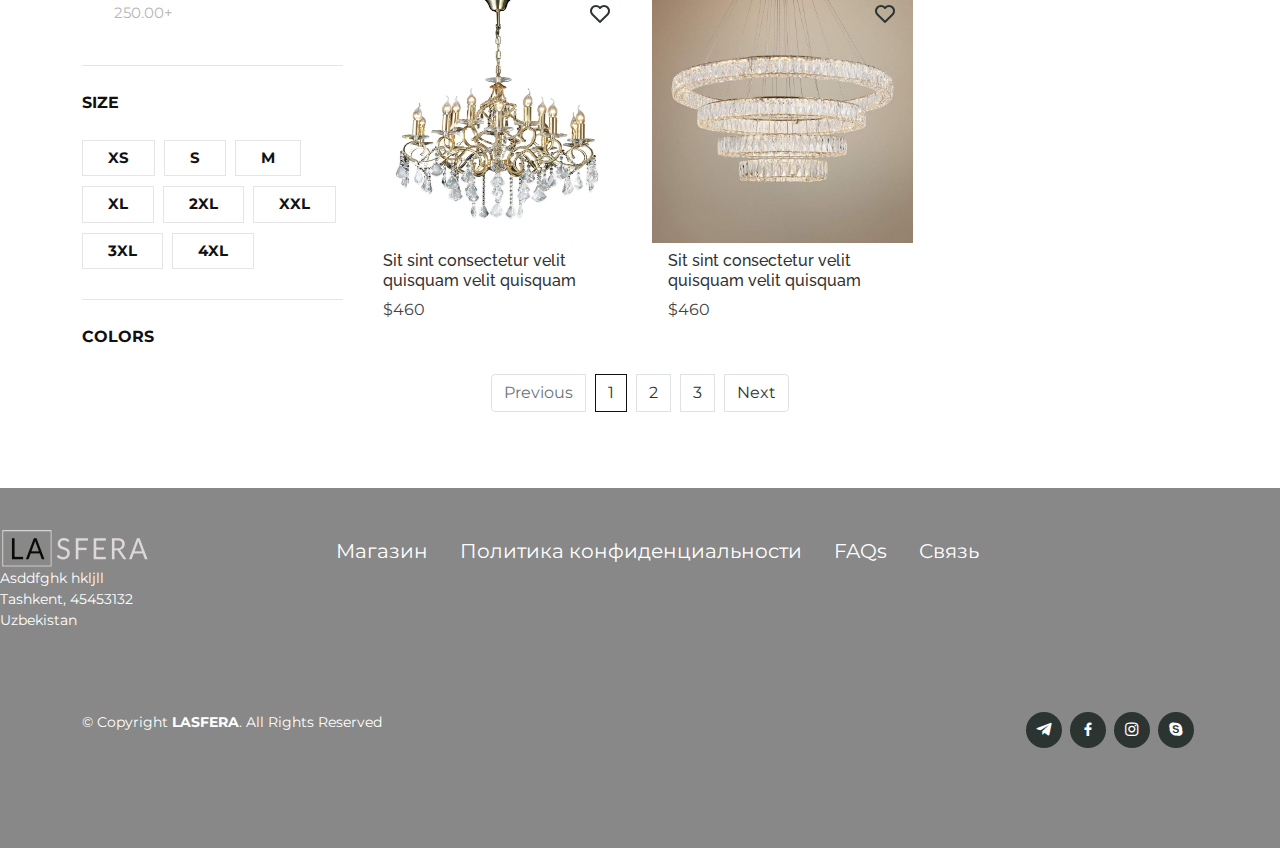
<file: shop.html>
<!DOCTYPE html>
<html lang="en">

<head>
    <meta charset="utf-8">
    <meta content="width=device-width, initial-scale=1.0" name="viewport">

    <title>LASFERA</title>
    <meta content="" name="description">
    <meta content="" name="keywords">

    <!-- Favicons -->


    <!-- Google Fonts -->
    <link href="https://fonts.googleapis.com/css?family=Open+Sans:300,300i,400,400i,600,600i,700,700i|Raleway:300,300i,400,400i,500,500i,600,600i,700,700i|Poppins:300,300i,400,400i,500,500i,600,600i,700,700i"
          rel="stylesheet">
    <link href="https://fonts.googleapis.com/css2?family=Montserrat:wght@300&display=swap" rel="stylesheet">

    <!-- CSS Files -->
    <link rel="stylesheet" href="assets/css/uikit.min.css"/>
    <link href="https://unpkg.com/aos@2.3.1/dist/aos.css" rel="stylesheet">
    <link href="assets/css/bootstrap.min.css" rel="stylesheet">
    <link href="assets/css/bootstrap-icons.css" rel="stylesheet">
    <link href='https://unpkg.com/boxicons@2.0.9/css/boxicons.min.css' rel='stylesheet'>
    <link href="assets/css/glightbox.min.css" rel="stylesheet">
    <link href="assets/css/swiper-bundle.min.css" rel="stylesheet">

    <!-- Template Main CSS File -->
    <link href="assets/css/style.css" rel="stylesheet">

</head>

<body>

<!-- ======= Header ======= -->
<header id="header" class="fixed-top">
    <div class="container-fluid d-flex justify-content-between align-items-center">

        <a href="index.html" class="logo"><img src="assets/img/logotip.png" alt="" class="img-fluid"></a>

        <nav id="navbar" class="navbar order-last order-lg-0">
            <ul>
                <li><a class="active " href="#">Главное</a></li>
                <li class="dropdown"><a href="#"><span>Люстры</span> <i class='bx bx-chevron-down'></i></a>
                    <ul>
                        <li><a href="#">Классические</a></li>
                        <li><a href="#">Неоклассика</a></li>
                        <li><a href="#">HI-TECH</a></li>
                        <li><a href="#">Модерн</a></li>
                        <li><a href="#">Лофт</a></li>
                        <li><a href="#">Марокканские</a></li>
                        <!--                        dropdown-->
                        <li><a>Галогенные</a></li>
                    </ul>
                </li>
                <li><a href="#">Обои</a></li>
                <li class="dropdown"><a href="#"><span>Стройматериалы</span> <i class='bx bx-chevron-down'></i></a>
                    <ul>
                        <li><a href="#">Сантехника</a></li>
                        <li><a href="#">Двери</a></li>
                        <li><a href="#">Полы</a></li>
                        <li><a href="#">Строительное оборудование</a></li>
                        <li><a href="#">Джакузи</a></li>
                        <li><a href="#">Плитки</a></li>
                        <li><a href="#">Черепицы</a></li>
                    </ul>
                </li>
                <li><a href="#">Контакты</a></li>
            </ul>
            <i class='bx bx-menu-alt-right mobile-nav-toggle'></i>
        </nav><!-- .navbar -->

        <!--        <div class="header-social-links">-->
        <div class="nav-overlay uk-navbar-right">
            <a class="uk-navbar-toggle" uk-search-icon uk-toggle="target: .nav-overlay; animation: uk-animation-fade"
               href="#"></a>
        </div>

        <div class="nav-overlay uk-navbar-left uk-flex-1" hidden>
            <div class="uk-navbar-item uk-width-expand">
                <form class="uk-search uk-search-navbar uk-width-1-1">
                    <input class="uk-search-input" type="search" placeholder="Search" autofocus>
                </form>
            </div>

            <a class="uk-navbar-toggle" uk-close uk-toggle="target: .nav-overlay; animation: uk-animation-fade"
               href="#"></a>
        </div>
        <span class="icons">
        <a href="#" class="lang">
             <div class="offcanvas__top__hover">
                <span>RU <i class="arrow_carrot-down"></i></span>
                <ul>
                    <li>UZ</li>
                </ul>
            </div>
        </a>
        <a href="#" class="wishlist"><i class='bx bx-heart'></i></a>
        <a href="#" class="cart"><i class='bx bx-shopping-bag'></i></a>
        </span>
    </div>

</header>
<!-- End Header -->

<main id="main">

    <section>
        <div class="bg-image">
            <div class="mask">
                <div class="d-flex justify-content-center align-items-center h-100">
                    <h1 class="text-white mb-0">Все товары</h1>
                </div>
            </div>
        </div>
    </section>


    <!-- ======= Breadcrumbs ======= -->
    <section class="breadcrumbs">
        <div class="container">

            <div class="d-flex justify-content-between align-items-center">
                <ol>
                    <li><a href="index.html">Home</a></li>
                    <li>Shop</li>
                </ol>
            </div>

        </div>
    </section><!-- End Breadcrumbs -->


    <!--    Heading w/ filter   -->
    <section id="products" class="products">
        <div class="container">

            <div class="section-title">
                <h2>Товары</h2>
                <p>купить онлайн</p>
            </div>

            <div class="row">
                <div class="col-lg-3">
                    <div class="shop__sidebar">
                        <div class="shop__sidebar__search">
                            <form action="#">
                                <input type="text" placeholder="Search...">
                                <button type="submit"><span class="icon_search"></span></button>
                            </form>
                        </div>
                        <div class="shop__sidebar__accordion">
                            <div class="accordion" id="accordionExample">
                                <div class="card">
                                    <div class="card-heading">
                                        <a data-toggle="collapse" data-target="#collapseOne">Категории</a>
                                    </div>
                                    <div id="collapseOne" class="collapse show" data-parent="#accordionExample">
                                        <div class="card-body">
                                            <div class="shop__sidebar__categories">
                                                <ul class="nice-scroll">
                                                    <li><a href="#">Обои</a></li>
                                                    <li><a href="#">Люстры</a></li>
                                                    <li><a href="#">Стройматериалы</a></li>
                                                </ul>
                                            </div>
                                        </div>
                                    </div>
                                </div>
                                <div class="card">
                                    <div class="card-heading">
                                        <a data-toggle="collapse" data-target="#collapseTwo">Branding</a>
                                    </div>
                                    <div id="collapseTwo" class="collapse show" data-parent="#accordionExample">
                                        <div class="card-body">
                                            <div class="shop__sidebar__brand">
                                                <ul>
                                                    <li><a href="#">Louis Vuitton</a></li>
                                                    <li><a href="#">Chanel</a></li>
                                                    <li><a href="#">Hermes</a></li>
                                                    <li><a href="#">Gucci</a></li>
                                                </ul>
                                            </div>
                                        </div>
                                    </div>
                                </div>
                                <div class="card">
                                    <div class="card-heading">
                                        <a data-toggle="collapse" data-target="#collapseThree">Filter Price</a>
                                    </div>
                                    <div id="collapseThree" class="collapse show" data-parent="#accordionExample">
                                        <div class="card-body">
                                            <div class="shop__sidebar__price">
                                                <ul>
                                                    <li><a href="#">$0.00 - $50.00</a></li>
                                                    <li><a href="#">$50.00 - $100.00</a></li>
                                                    <li><a href="#">$100.00 - $150.00</a></li>
                                                    <li><a href="#">$150.00 - $200.00</a></li>
                                                    <li><a href="#">$200.00 - $250.00</a></li>
                                                    <li><a href="#">250.00+</a></li>
                                                </ul>
                                            </div>
                                        </div>
                                    </div>
                                </div>
                                <div class="card">
                                    <div class="card-heading">
                                        <a data-toggle="collapse" data-target="#collapseFour">Size</a>
                                    </div>
                                    <div id="collapseFour" class="collapse show" data-parent="#accordionExample">
                                        <div class="card-body">
                                            <div class="shop__sidebar__size">
                                                <label for="xs">xs
                                                    <input type="radio" id="xs">
                                                </label>
                                                <label for="sm">s
                                                    <input type="radio" id="sm">
                                                </label>
                                                <label for="md">m
                                                    <input type="radio" id="md">
                                                </label>
                                                <label for="xl">xl
                                                    <input type="radio" id="xl">
                                                </label>
                                                <label for="2xl">2xl
                                                    <input type="radio" id="2xl">
                                                </label>
                                                <label for="xxl">xxl
                                                    <input type="radio" id="xxl">
                                                </label>
                                                <label for="3xl">3xl
                                                    <input type="radio" id="3xl">
                                                </label>
                                                <label for="4xl">4xl
                                                    <input type="radio" id="4xl">
                                                </label>
                                            </div>
                                        </div>
                                    </div>
                                </div>
                                <div class="card">
                                    <div class="card-heading">
                                        <a data-toggle="collapse" data-target="#collapseFive">Colors</a>
                                    </div>
                                    <div id="collapseFive" class="collapse show" data-parent="#accordionExample">
                                        <div class="card-body">
                                            <div class="shop__sidebar__color">

                                            </div>
                                        </div>
                                    </div>
                                </div>
                            </div>
                        </div>
                    </div>
                </div>
                <div class="col-lg-9">
                    <div class="shop__product__option">
                        <div class="row">
                            <div class="col-lg-6 col-md-6 col-sm-6">
                                <div class="shop__product__option__left">
                                    <p>Showing 1–12 of 126 results</p>
                                </div>
                            </div>
                            <div class="col-lg-6 col-md-6 col-sm-6">
                                <div class="shop__product__option__right">
                                    <p>Sort by Price:</p>
                                    <select>
                                        <option value="">Low To High</option>
                                        <option value="">$0 - $55</option>
                                        <option value="">$55 - $100</option>
                                    </select>
                                </div>
                            </div>
                        </div>
                    </div>
                        <div class="row">
                            <div class="col-lg-4 col-sm-6 d-flex align-items-stretch mb-4">
                                <div class="card border-0">
                                    <div class="card-img-overlay d-flex justify-content-end">
                                        <a href="#" class="card-link like">
                                            <i class="bx bx-heart"></i>
                                        </a>
                                    </div>
                                    <div class="uk-inline-clip uk-transition-toggle" tabindex="0">
                                        <img class="card-img-top" src="assets/img/products/prod1.jpg"
                                             alt="Card image cap">
                                        <img class="uk-transition-scale-up uk-position-cover"
                                             src="assets/img/products/prod1-2.jpg" alt="">
                                    </div>
                                    <div class="card-header bg-transparent border-bottom-0 float-left">
                                        <h5 class="card-title">Sit sint consectetur velit quisquam velit quisquam</h5>
                                        <p class="card-text">$460</p>
                                    </div>
                                </div>
                            </div>
                             <div class="col-lg-4 col-sm-6 d-flex align-items-stretch mb-4">
                                <div class="card border-0">
                                    <div class="card-img-overlay d-flex justify-content-end">
                                        <a href="#" class="card-link like">
                                            <i class="bx bx-heart"></i>
                                        </a>
                                    </div>
                                    <div class="uk-inline-clip uk-transition-toggle" tabindex="0">
                                        <img class="card-img-top" src="assets/img/products/prod2.jpg"
                                             alt="Card image cap">
                                        <img class="uk-transition-scale-up uk-position-cover"
                                             src="assets/img/products/prod2-2.jpg" alt="">
                                    </div>
                                    <div class="card-header bg-transparent border-bottom-0 float-left">
                                        <h5 class="card-title">Sit sint consectetur velit quisquam velit quisquam</h5>
                                        <p class="card-text">$460</p>
                                    </div>
                                </div>
                            </div>
                             <div class="col-lg-4 col-sm-6 d-flex align-items-stretch mb-4">
                                <div class="card border-0">
                                    <div class="card-img-overlay d-flex justify-content-end">
                                        <a href="#" class="card-link like">
                                            <i class="bx bx-heart"></i>
                                        </a>
                                    </div>
                                    <div class="uk-inline-clip uk-transition-toggle" tabindex="0">
                                        <img class="card-img-top" src="assets/img/products/prod3.jpg"
                                             alt="Card image cap">
                                        <img class="uk-transition-scale-up uk-position-cover"
                                             src="assets/img/products/prod3-2.jpg" alt="">
                                    </div>
                                    <div class="card-header bg-transparent border-bottom-0 float-left">
                                        <h5 class="card-title">Sit sint consectetur velit quisquam velit quisquam</h5>
                                        <p class="card-text">$460</p>
                                    </div>
                                </div>
                            </div>
                             <div class="col-lg-4 col-sm-6 d-flex align-items-stretch mb-4">
                                <div class="card border-0">
                                    <div class="card-img-overlay d-flex justify-content-end">
                                        <a href="#" class="card-link like">
                                            <i class="bx bx-heart"></i>
                                        </a>
                                    </div>
                                    <div class="uk-inline-clip uk-transition-toggle" tabindex="0">
                                        <img class="card-img-top" src="assets/img/products/prod4.jpg"
                                             alt="Card image cap">
                                        <img class="uk-transition-scale-up uk-position-cover"
                                             src="assets/img/products/prod4-2.jpg" alt="">
                                    </div>
                                    <div class="card-header bg-transparent border-bottom-0 float-left">
                                        <h5 class="card-title">Sit sint consectetur velit quisquam velit quisquam</h5>
                                        <p class="card-text">$460</p>
                                    </div>
                                </div>
                            </div>
                             <div class="col-lg-4 col-sm-6 d-flex align-items-stretch mb-4">
                                <div class="card border-0">
                                    <div class="card-img-overlay d-flex justify-content-end">
                                        <a href="#" class="card-link like">
                                            <i class="bx bx-heart"></i>
                                        </a>
                                    </div>
                                    <div class="uk-inline-clip uk-transition-toggle" tabindex="0">
                                        <img class="card-img-top" src="assets/img/products/prod5.jpg"
                                             alt="Card image cap">
                                        <img class="uk-transition-scale-up uk-position-cover"
                                             src="assets/img/products/prod5-2.jpg" alt="">
                                    </div>
                                    <div class="card-header bg-transparent border-bottom-0 float-left">
                                        <h5 class="card-title">Sit sint consectetur velit quisquam velit quisquam</h5>
                                        <p class="card-text">$460</p>
                                    </div>
                                </div>
                            </div>
                             <div class="col-lg-4 col-sm-6 d-flex align-items-stretch mb-4">
                                <div class="card border-0">
                                    <div class="card-img-overlay d-flex justify-content-end">
                                        <a href="#" class="card-link like">
                                            <i class="bx bx-heart"></i>
                                        </a>
                                    </div>
                                    <div class="uk-inline-clip uk-transition-toggle" tabindex="0">
                                        <img class="card-img-top" src="assets/img/products/prod6.jpg"
                                             alt="Card image cap">
                                        <img class="uk-transition-scale-up uk-position-cover"
                                             src="assets/img/products/prod6-2.jpg" alt="">
                                    </div>
                                    <div class="card-header bg-transparent border-bottom-0 float-left">
                                        <h5 class="card-title">Sit sint consectetur velit quisquam velit quisquam</h5>
                                        <p class="card-text">$460</p>
                                    </div>
                                </div>
                            </div>
                             <div class="col-lg-4 col-sm-6 d-flex align-items-stretch mb-4">
                                <div class="card border-0">
                                    <div class="card-img-overlay d-flex justify-content-end">
                                        <a href="#" class="card-link like">
                                            <i class="bx bx-heart"></i>
                                        </a>
                                    </div>
                                    <div class="uk-inline-clip uk-transition-toggle" tabindex="0">
                                        <img class="card-img-top" src="assets/img/products/prod7.jpg"
                                             alt="Card image cap">
                                        <img class="uk-transition-scale-up uk-position-cover"
                                             src="assets/img/products/prod7-2.jpg" alt="">
                                    </div>
                                    <div class="card-header bg-transparent border-bottom-0 float-left">
                                        <h5 class="card-title">Sit sint consectetur velit quisquam velit quisquam</h5>
                                        <p class="card-text">$460</p>
                                    </div>
                                </div>
                            </div>
                             <div class="col-lg-4 col-sm-6 d-flex align-items-stretch mb-4">
                                <div class="card border-0">
                                    <div class="card-img-overlay d-flex justify-content-end">
                                        <a href="#" class="card-link like">
                                            <i class="bx bx-heart"></i>
                                        </a>
                                    </div>
                                    <div class="uk-inline-clip uk-transition-toggle" tabindex="0">
                                        <img class="card-img-top" src="assets/img/products/product2.jpg"
                                             alt="Card image cap">
                                        <img class="uk-transition-scale-up uk-position-cover"
                                             src="assets/img/products/prod1-2.jpg" alt="">
                                    </div>
                                    <div class="card-header bg-transparent border-bottom-0 float-left">
                                        <h5 class="card-title">Sit sint consectetur velit quisquam velit quisquam</h5>
                                        <p class="card-text">$460</p>
                                    </div>
                                </div>
                            </div>
                        </div>
                    </div>
                </div>
            </div>

            <!--            pagination  -->
            <nav aria-label="Page navigation example">
                <ul class="pagination justify-content-center">
                    <li class="page-item disabled">
                        <a class="page-link" href="#" tabindex="-1">Previous</a>
                    </li>
                    <li class="page-item"><a class="page-link active" href="#">1</a></li>
                    <li class="page-item"><a class="page-link" href="#">2</a></li>
                    <li class="page-item"><a class="page-link" href="#">3</a></li>
                    <li class="page-item">
                        <a class="page-link" href="#">Next</a>
                    </li>
                </ul>
            </nav>
        </div>
    </section>

</main><!-- End #main -->

<!-- ======= Footer ======= -->
<footer id="footer">

    <div class="footer-top d-flex">
        <div class="col-lg-3 col-md-6 footer-contact">
            <img src="assets/img/logotip.png" alt="">
            <p>
                Asddfghk hkljll <br>
                Tashkent, 45453132<br>
                Uzbekistan<br><br>
            </p>
        </div>

        <ul class="nav justify-content-center">
            <li class="nav-item">
                <a class="nav-link" href="#">Магазин</a>
            </li>
            <li class="nav-item">
                <a class="nav-link" href="#">Политика конфиденциальности</a>
            </li>
            <li class="nav-item">
                <a class="nav-link" href="#">FAQs</a>
            </li>
            <li class="nav-item">
                <a class="nav-link" href="#">Связь</a>
            </li>
        </ul>
    </div>

    <div class="container d-md-flex py-4">

        <div class="me-md-auto text-center text-md-start">
            <div class="copyright">
                &copy; Copyright <strong><span>LASFERA</span></strong>. All Rights Reserved
            </div>
        </div>
        <div class="social-links text-center text-md-right pt-3 pt-md-0">
            <a href="#" class="telegram"><i class='bx bxl-telegram'></i></a>
            <a href="#" class="facebook"><i class="bx bxl-facebook"></i></a>
            <a href="#" class="instagram"><i class='bx bxl-instagram'></i></a>
            <a href="#" class="google-plus"><i class="bx bxl-skype"></i></a>
        </div>
    </div>
</footer><!-- End Footer -->

<a href="#" class="back-to-top d-flex align-items-center justify-content-center"><i class='bx bx-up-arrow-alt'></i></a>

<!-- Vendor JS Files -->
<script src="assets/js/uikit.min.js"></script>
<script src="assets/js/uikit-icons.min.js"></script>
<script src="assets/js/bootstrap.bundle.min.js"></script>
<script src="https://unpkg.com/aos@2.3.1/dist/aos.js"></script>
<script src="assets/js/glightbox.min.js"></script>
<script src="assets/js/isotope.pkgd.min.js"></script>
<script src="assets/js/purecounter.js"></script>
<script src="assets/js/swiper-bundle.min.js"></script>
<script src="assets/js/noframework.waypoints.js"></script>

<!-- Template Main JS File -->
<script src="assets/js/main.js"></script>
<script>
    AOS.init();
</script>
</body>

</html>
</file>
<file: assets/css/style.css>
/*
#FFF829 === yellow
#2C3432 === dark blue
#666F6D === grey
*/

/*--------------------------------------------------------------
# General
--------------------------------------------------------------*/
body {
    font-family: "Montserrat", sans-serif;
    color: #444444;
}

a {
    color: #2C3432;
    text-decoration: none;
}

a:hover {
    color: #666F6D;
    text-decoration: none;
}

h1, h2, h3, h4, h5, h6 {
    font-family: "Raleway", sans-serif;
}

/*--------------------------------------------------------------
# "To top" button
--------------------------------------------------------------*/
.back-to-top {
    position: fixed;
    visibility: hidden;
    opacity: 0;
    right: 15px;
    bottom: 15px;
    z-index: 996;
    background: #2C3432;
    width: 40px;
    height: 40px;
    border-radius: 4px;
    transition: all 0.4s;
}

.back-to-top i {
    font-size: 28px;
    color: #fff;
    line-height: 0;
}

.back-to-top:hover {
    background: #2C3432;
    color: #fff;
}

.back-to-top.active {
    visibility: visible;
    opacity: 1;
}

/*--------------------------------------------------------------
# Buttons
--------------------------------------------------------------*/
.btn {
    font-family: "Raleway", sans-serif;
    text-transform: uppercase;
    font-weight: 500;
    font-size: 16px;
    letter-spacing: 1px;
    display: inline-block;
    padding: 8px 20px;
    border-radius: 0;
    transition: 0.5s;
    margin: 10px;
    border: 2px solid #fff;
    color: #fff;
}

.btn:hover {
    background: #2C3432;
    border: 2px solid #2C3432;
}


/*--------------------------------------------------------------
# Header
--------------------------------------------------------------*/
#header {
    height: 80px;
    transition: all 0.5s;
    z-index: 997;
    transition: all 0.5s;
    margin-top: 0;
}

#header.header-scrolled {
    background: rgba(255, 255, 255, 1);
    height: 70px;
}


#header .logo img {
    max-height: 40px;
}

/*--------------------------------------------------------------
# Header Social Links
--------------------------------------------------------------*/
#header .icons {
    padding-right: 15px;
}

#header .icons a {
    color: #111111;
    padding-left: 6px;
    display: inline-block;
    line-height: 0;
    transition: 0.3s;
    font-size: 20px;
}

#header .icons a:hover {
    color: #2C3432;
}

/*--------------------------------------------------------------
# Navigation Menu
--------------------------------------------------------------*/
/**
* Desktop Navigation
*/
.navbar {
    padding: 0;
}

.navbar ul {
    margin: 0;
    padding: 0;
    display: flex;
    list-style: none;
    align-items: center;
}

.navbar li {
    position: relative;
    padding: 10px 0 10px 28px;
}

.navbar a, .navbar a:focus {
    display: flex;
    align-items: center;
    justify-content: space-between;
    font-family: "Raleway", sans-serif;
    font-size: 15px;
    font-weight: 600;
    color: #111111;
    white-space: nowrap;
    transition: 0.3s;
    position: relative;
}

.navbar a i, .navbar a:focus i {
    font-size: 24px;
    line-height: 0;
    margin-left: 5px;
}

.navbar > ul > li > a:before {
    content: "";
    position: absolute;
    width: 0;
    height: 2px;
    bottom: -5px;
    left: 0;
    background-color: #2C3432;
    visibility: hidden;
    transition: all 0.3s ease-in-out 0s;
}

.navbar a:hover:before, .navbar li:hover > a:before, .navbar .active:before {
    visibility: visible;
    width: 30px;
}

.navbar a:hover, .navbar .active, .navbar .active:focus, .navbar li:hover > a {
    color: #888888;
}

.navbar .dropdown ul {
    display: block;
    position: absolute;
    left: 14px;
    top: calc(100% + 30px);
    margin: 0;
    padding: 10px 0;
    z-index: 99;
    opacity: 0;
    visibility: hidden;
    background: #fff;
    box-shadow: 0px 0px 30px rgba(127, 137, 161, 0.25);
    transition: 0.3s;
    border-radius: 4px;
}

.navbar .dropdown ul li {
    min-width: 200px;
    padding: 0;
}

.navbar .dropdown ul a {
    padding: 10px 20px;
    font-size: 15px;
    text-transform: none;
    font-weight: 600;
}

.navbar .dropdown ul a i {
    font-size: 12px;
}

.navbar .dropdown ul a:hover, .navbar .dropdown ul .active:hover, .navbar .dropdown ul li:hover > a {
    color: #2C3432;
}

.navbar .dropdown:hover > ul {
    opacity: 1;
    top: 100%;
    visibility: visible;
}

.navbar .dropdown .dropdown ul {
    top: 0;
    left: calc(100% - 30px);
    visibility: hidden;
}

.navbar .dropdown .dropdown:hover > ul {
    opacity: 1;
    top: 0;
    left: 100%;
    visibility: visible;
}

@media (max-width: 1366px) {
    .navbar .dropdown .dropdown ul {
        left: -90%;
    }

    .navbar .dropdown .dropdown:hover > ul {
        left: -100%;
    }
}

/**
* Mobile Navigation
*/
.mobile-nav-toggle {
    color: #222222;
    font-size: 28px;
    cursor: pointer;
    display: none;
    line-height: 0;
    transition: 0.5s;
}

.mobile-nav-toggle.bi-x {
    color: #fff;
}

@media (max-width: 991px) {
    .mobile-nav-toggle {
        display: block;
    }

    .navbar ul {
        display: none;
    }
}

.navbar-mobile {
    position: fixed;
    overflow: hidden;
    top: 0;
    right: 0;
    left: 0;
    bottom: 0;
    background: rgba(9, 9, 9, 0.9);
    transition: 0.3s;
    z-index: 999;
}

.navbar-mobile .mobile-nav-toggle {
    position: absolute;
    top: 15px;
    right: 15px;
}

.navbar-mobile ul {
    display: block;
    position: absolute;
    top: 55px;
    right: 15px;
    bottom: 15px;
    left: 15px;
    padding: 10px 0;
    border-radius: 10px;
    background-color: #fff;
    overflow-y: auto;
    transition: 0.3s;
}

.navbar-mobile a, .navbar-mobile a:focus {
    font-size: 15px;
    padding-right: 15px;
    color: #222222;
}

.navbar-mobile a:hover, .navbar-mobile .active, .navbar-mobile li:hover > a {
    color: #2C3432;
}

.navbar-mobile .getstarted, .navbar-mobile .getstarted:focus {
    margin: 15px;
}

.navbar-mobile .dropdown ul {
    position: static;
    display: none;
    margin: 10px 20px;
    padding: 10px 0;
    z-index: 99;
    opacity: 1;
    visibility: visible;
    background: #fff;
    box-shadow: 0px 0px 30px rgba(127, 137, 161, 0.25);
}

.navbar-mobile .dropdown ul li {
    min-width: 200px;
}

.navbar-mobile .dropdown ul a {
    padding: 10px 20px;
}

.navbar-mobile .dropdown ul a i {
    font-size: 12px;
}

.navbar-mobile .dropdown ul a:hover, .navbar-mobile .dropdown ul .active:hover, .navbar-mobile .dropdown ul li:hover > a {
    color: #2C3432;
}

.navbar-mobile .dropdown > .dropdown-active {
    display: block;
}

/*--------------------------------------------------------------
# Hero Section
--------------------------------------------------------------*/
.hero-section {
    background: url(../img/bannerlastt1.jpg);
    position: relative;
}

.hero-section .wave {
    width: 100%;
    overflow: hidden;
    position: absolute;
    z-index: 1;
    bottom: -150px;
}

@media screen and (max-width: 992px) {
    .hero-section .wave {
        bottom: -180px;
    }
}

.hero-section .wave svg {
    width: 100%;
}

.hero-section, .hero-section > .container > .row {
    height: 100vh;
    min-height: 880px;
}

.hero-section.inner-page {
    height: 60vh;
    min-height: 0;
}

.hero-section.inner-page .hero-text {
    transform: translateY(-150px);
    margin-top: -120px;
}

@media screen and (max-width: 992px) {
    .hero-section.inner-page .hero-text {
        margin-top: -80px;
    }
}

.hero-section h1 {
    font-size: 3.5rem;
    color: #fff;
    font-weight: 700;
    margin-bottom: 30px;
}

#hero .btn {
    /*font-family: "Poppins", sans-serif;*/
    font-weight: 400;
    font-size: 13px;
    letter-spacing: 2px;
    display: inline-block;
    padding: 12px 28px;
    transition: ease-in-out 0.3s;
    color: #fff;
    border: #2C3432 1px solid;
    background: #2C3432;
    text-transform: uppercase;
}

#hero .btn:hover {
    background: none;
}


@media screen and (max-width: 992px) {
    .hero-section h1 {
        font-size: 2.5rem;
        text-align: center;
        margin-top: 40px;
    }
}

@media screen and (max-width: 992px) {
    .hero-section .hero-text-image {
        margin-top: 4rem;
    }
}

.hero-section p {
    font-size: 18px;
    color: #fff;
}

.hero-section .iphone-wrap {
    position: relative;
}

@media screen and (max-width: 992px) {
    .hero-section .iphone-wrap {
        text-align: center;
    }
}

.hero-section .iphone-wrap .phone-2, .hero-section .iphone-wrap .phone-1 {
    position: absolute;
    top: -50%;
    overflow: hidden;
    left: 0;
    box-shadow: 0 15px 50px 0 rgba(0, 0, 0, 0.3);
    border-radius: 30px;
}

@media screen and (max-width: 992px) {
    .hero-section .iphone-wrap .phone-2, .hero-section .iphone-wrap .phone-1 {
        position: relative;
        top: 0;
        max-width: 100%;
    }
}

.hero-section .iphone-wrap .phone-2, .hero-section .iphone-wrap .phone-1 {
    width: 250px;
}

@media screen and (max-width: 992px) {
    .hero-section .iphone-wrap .phone-1 {
        margin-left: -150px;
    }
}

.hero-section .iphone-wrap .phone-2 {
    margin-top: 50px;
    margin-left: 100px;
    width: 250px;
}

@media screen and (max-width: 992px) {
    .hero-section .iphone-wrap .phone-2 {
        width: 250px;
        position: absolute;
        margin-top: 0px;
        margin-left: 100px;
    }
}


/*--------------------------------------------------------------
# Sections General
--------------------------------------------------------------*/
section {
    padding: 60px 0;
    overflow: hidden;
}

.section-bg {
    background-color: #f5f5ff;
}

.section-title {
    padding-bottom: 40px;
}

.section-title h2 {
    font-size: 14px;
    font-weight: 500;
    padding: 0;
    line-height: 1px;
    margin: 0 0 5px 0;
    letter-spacing: 2px;
    text-transform: uppercase;
    color: #aaaaaa;
    font-family: "Poppins", sans-serif;
}

.section-title h2::after {
    content: "";
    width: 120px;
    height: 1px;
    display: inline-block;
    background: #666F6D;
    margin: 4px 10px;
}

.section-title p {
    margin: 0;
    font-size: 36px;
    font-weight: 700;
    text-transform: uppercase;
    font-family: "Poppins", sans-serif;
    /*color: #010483;*/
    color: #2C3432;
}

/*--------------------------------------------------------------
# Category
--------------------------------------------------------------*/
.item {
    border: none;
    margin-bottom: 30px;
}

.item .item-wrap {
    display: block;
    position: relative;
    overflow: hidden;
}

.item .item-wrap:after {
    z-index: 2;
    position: absolute;
    content: "";
    top: 0;
    left: 0;
    right: 0;
    bottom: 0;
    background: rgba(0, 0, 0, 0.4);
    visibility: hidden;
    opacity: 0;
    transition: 0.3s all ease-in-out;
}

.item .item-wrap img {
    transition: 0.3s transform ease;
    transform: scale(1);
}

.item .item-wrap > .work-info {
    position: absolute;
    top: 50%;
    width: 100%;
    text-align: center;
    z-index: 3;
    transform: translateY(-50%);
    color: #fff;
    opacity: 0;
    visibility: hidden;
    margin-top: 20px;
    transition: 0.3s all ease;
}

.item .item-wrap > .work-info h3 {
    font-size: 20px;
    margin-bottom: 0;
    color: #fff6ee;
}

.item .item-wrap > .work-info span {
    font-size: 14px;
    text-transform: uppercase;
    letter-spacing: 0.2rem;
}

.item .item-wrap:hover {
    text-decoration: none;
}

.item .item-wrap:hover img {
    transform: scale(1.05);
}

.item .item-wrap:hover:after {
    opacity: 1;
    visibility: visible;
}

.item .item-wrap:hover .work-info {
    margin-top: 0;
    opacity: 1;
    visibility: visible;
}


/*--------------------------------------------------------------
# Services
--------------------------------------------------------------*/
.services {
    padding: 40px 0 0 0;
    margin-bottom: 15rem;
}


/*--------------------------------------------------------------
# products Details
--------------------------------------------------------------*/


/*--------------------------------------------------------------
# products Section
--------------------------------------------------------------*/
.like {
    font-size: 1.5rem;
    z-index: 3;
}

#products .tag {
    position: absolute;
    top: 20px;
    left: -10px;
    transform-origin: left;
    opacity: 0;
    text-transform: capitalize;
    color: #eae3d2;
    padding: 5px 10px;
    width: 100px;
    font-size: 18px;
    text-align: center;
    background: #292929;
    user-select: none;
    z-index: 997;
}

.card-header h5 {
    width: 100%;
    font-size: 16px;
}

span.price {
    font-weight: 500;
    margin-top: 0;
}

/*.like:hover {*/
/*    color: #2C3432;*/
/*}*/

/* ------------------------------
# Subscribe Section
--------------------------------*/
#subscribe {
    background: linear-gradient(rgba(0, 0, 0, 0.6), rgba(0, 0, 0, 0.6)), url(../img/bannerlastt1.jpg) fixed center center;
    background-size: cover;
    padding: 80px 0;
}

#subscribe .subscribe-title {
    color: #fff;
    font-size: 28px;
    font-weight: 700;
}

#subscribe .subscribe-text {
    color: #fff;
}

#subscribe .subscribe-btn-container {
    text-align: center;
    padding-top: 20px;
}

#subscribe .subscribe-btn {
    font-family: "Raleway", sans-serif;
    text-transform: uppercase;
    font-weight: 500;
    font-size: 16px;
    letter-spacing: 1px;
    display: inline-block;
    padding: 8px 20px;
    border-radius: 0;
    transition: 0.5s;
    margin: 10px;
    border: 2px solid #fff;
    color: #fff;
}

#subscribe .subscribe-btn:hover {
    background: #fff;
    border: 2px solid #fff;
    color: #2C3432;
}


/*--------------------------------------------------------------
# Contact
--------------------------------------------------------------*/
.contact .info {
    width: 100%;
    background: #fff;
}

.contact .info i {
    font-size: 20px;
    color: #666F6D;
    float: left;
    width: 44px;
    height: 44px;
    background: #f0f0ff;
    display: flex;
    justify-content: center;
    align-items: center;
    border-radius: 50px;
    transition: all 0.3s ease-in-out;
}

.contact .info h4 {
    padding: 0 0 0 60px;
    font-size: 22px;
    font-weight: 600;
    margin-bottom: 5px;
    color: #2C3432;
}

.contact .info p {
    padding: 0 0 0 60px;
    margin-bottom: 0;
    font-size: 14px;
    color: #666F6D;
}

.contact .info .email, .contact .info .phone {
    margin-top: 40px;
}

.contact .info .email:hover i, .contact .info .address:hover i, .contact .info .phone:hover i {
    background: #666F6D;
    color: #fff;
}


/*--------------------------------------------------------------
# Breadcrumbs
--------------------------------------------------------------*/
.breadcrumbs {
    padding: 20px 0 20px 0;
    margin-top: 20px;
}

.breadcrumbs h2 {
    font-size: 26px;
    font-weight: 300;
}

.breadcrumbs ol {
    display: flex;
    flex-wrap: wrap;
    list-style: none;
    padding: 0;
    margin: 0;
    font-size: 15px;
}

.breadcrumbs ol li + li {
    padding-left: 10px;
}

.breadcrumbs ol li + li::before {
    display: inline-block;
    padding-right: 10px;
    color: #4f5a62;
    content: "/";
}

@media (max-width: 768px) {
    .breadcrumbs .d-flex {
        display: block !important;
    }

    .breadcrumbs ol {
        display: block;
    }

    .breadcrumbs ol li {
        display: inline-block;
    }
}

/*--------------------------------------------------------------
# Footer
--------------------------------------------------------------*/
#footer {
    color: #fff;
    font-size: 14px;
    background: #888888;
    height: 40vh;
}

#footer .footer-top {
    padding: 40px 0 20px 0;
    background: #888888;
}

#footer ul li a {
    color: #fff;
    font-size: 20px;
    transition: .3s;
}

#footer ul li a:hover {
    content: "";
    color: #080808;

}

#footer .credits {
    padding-top: 5px;
    font-size: 13px;
    color: #fff;
    transform: translateY(-.3rem);
}

#footer .social-links a {
    font-size: 18px;
    display: inline-block;
    background: #2C3432;
    color: #fff;
    line-height: 1;
    padding: 8px 0;
    margin-right: 4px;
    border-radius: 50%;
    text-align: center;
    width: 36px;
    height: 36px;
    transition: 0.3s;
}

#footer .social-links a:hover {
    background: #fff;
    color: #2C3432;
    text-decoration: none;
}

/*
    T I M E L I N E----------------------------------------------
*/
a {
    text-decoration: none
}

.main-timeline {
    position: relative
}

.main-timeline:before {
    content: "";
    width: 5px;
    height: 100%;
    border-radius: 20px;
    margin: 0 auto;
    background: #242922;
    position: absolute;
    top: 0;
    left: 0;
    right: 0
}

.main-timeline .timeline {
    display: inline-block;
    margin-bottom: 50px;
    position: relative
}

.main-timeline .timeline:before {
    content: "";
    width: 20px;
    height: 20px;
    border-radius: 50%;
    border: 4px solid #fff;
    background: #2c3234;
    position: absolute;
    top: 50%;
    left: 50%;
    z-index: 1;
    transform: translate(-50%, -50%)
}

.main-timeline .timeline-icon {
    display: inline-block;
    width: 130px;
    height: 130px;
    border-radius: 50%;
    border: 3px solid #2c3234;
    padding: 13px;
    text-align: center;
    position: absolute;
    top: 50%;
    left: 30%;
    transform: translateY(-50%)
}

.main-timeline .timeline-icon i {
    display: block;
    border-radius: 50%;
    background: #2c3234;
    font-size: 64px;
    color: #fff;
    line-height: 100px;
    z-index: 1;
    position: relative
}

.main-timeline .timeline-icon:after, .main-timeline .timeline-icon:before {
    content: "";
    width: 100px;
    height: 4px;
    background: #2c3234;
    position: absolute;
    top: 50%;
    right: -100px;
    transform: translateY(-50%)
}

.main-timeline .timeline-icon:after {
    width: 70px;
    height: 50px;
    background: #fff;
    top: 89px;
    right: -30px
}

.main-timeline .timeline-content {
    width: 50%;
    padding: 0 50px;
    margin: 52px 0 0;
    float: right;
    position: relative
}

.main-timeline .timeline-content:before {
    content: "";
    width: 70%;
    height: 100%;
    border: 3px solid #2c3234;
    border-top: none;
    border-right: none;
    position: absolute;
    bottom: -13px;
    left: 35px
}

.main-timeline .timeline-content:after {
    content: "";
    width: 37px;
    height: 3px;
    background: #2c3234;
    position: absolute;
    top: 13px;
    left: 0
}

.main-timeline .title {
    font-size: 20px;
    font-weight: 600;
    color: #2c3234;
    text-transform: uppercase;
    margin: 0 0 5px
}

.main-timeline .description {
    display: inline-block;
    font-size: 16px;
    color: #404040;
    line-height: 20px;
    letter-spacing: 1px;
    margin: 0
}

.main-timeline .timeline:nth-child(even) .timeline-icon {
    left: auto;
    right: 30%
}

.main-timeline .timeline:nth-child(even) .timeline-icon:before {
    right: auto;
    left: -100px
}

.main-timeline .timeline:nth-child(even) .timeline-icon:after {
    right: auto;
    left: -30px
}

.main-timeline .timeline:nth-child(even) .timeline-content {
    float: left
}

.main-timeline .timeline:nth-child(even) .timeline-content:before {
    left: auto;
    right: 35px;
    transform: rotateY(180deg)
}

.main-timeline .timeline:nth-child(even) .timeline-content:after {
    left: auto;
    right: 0
}

.main-timeline .timeline:nth-child(2n) .timeline-content:after, .main-timeline .timeline:nth-child(2n) .timeline-icon i, .main-timeline .timeline:nth-child(2n) .timeline-icon:before, .main-timeline .timeline:nth-child(2n):before {
    background: #666F6D;
}

.main-timeline .timeline:nth-child(2n) .timeline-icon {
    border-color: #666F6D
}

.main-timeline .timeline:nth-child(2n) .title {
    color: #666F6D
}

.main-timeline .timeline:nth-child(2n) .timeline-content:before {
    border-left-color: #666F6D;
    border-bottom-color: #666F6D
}

.main-timeline .timeline:nth-child(3n) .timeline-content:after, .main-timeline .timeline:nth-child(3n) .timeline-icon i, .main-timeline .timeline:nth-child(3n) .timeline-icon:before, .main-timeline .timeline:nth-child(3n):before {
    background: #808080;
}

.main-timeline .timeline:nth-child(3n) .timeline-icon {
    border-color: #808080
}

.main-timeline .timeline:nth-child(3n) .title {
    color: #808080
}

.main-timeline .timeline:nth-child(3n) .timeline-content:before {
    border-left-color: #808080;
    border-bottom-color: #808080
}

.main-timeline .timeline:nth-child(4n) .timeline-content:after, .main-timeline .timeline:nth-child(4n) .timeline-icon i, .main-timeline .timeline:nth-child(4n) .timeline-icon:before, .main-timeline .timeline:nth-child(4n):before {
    background: #c5c6d0
}

.main-timeline .timeline:nth-child(4n) .timeline-icon {
    border-color: #c5c6d0
}

.main-timeline .timeline:nth-child(4n) .title {
    color: #c5c6d0
}

.main-timeline .timeline:nth-child(4n) .timeline-content:before {
    border-left-color: #c5c6d0;
    border-bottom-color: #c5c6d0
}

@media only screen and (max-width: 1200px) {
    .main-timeline .timeline-icon:before {
        width: 50px;
        right: -50px
    }

    .main-timeline .timeline:nth-child(even) .timeline-icon:before {
        right: auto;
        left: -50px
    }

    .main-timeline .timeline-content {
        margin-top: 75px
    }
}

@media only screen and (max-width: 990px) {
    .main-timeline .timeline {
        margin: 0 0 10px
    }

    .main-timeline .timeline-icon {
        left: 25%
    }

    .main-timeline .timeline:nth-child(even) .timeline-icon {
        right: 25%
    }

    .main-timeline .timeline-content {
        margin-top: 115px
    }
}

@media only screen and (max-width: 767px) {
    .main-timeline {
        padding-top: 50px
    }

    .main-timeline:before {
        left: 80px;
        right: 0;
        margin: 0
    }

    .main-timeline .timeline {
        margin-bottom: 70px
    }

    .main-timeline .timeline:before {
        top: 0;
        left: 83px;
        right: 0;
        margin: 0
    }

    .main-timeline .timeline-icon {
        width: 60px;
        height: 60px;
        line-height: 40px;
        padding: 5px;
        top: 0;
        left: 0
    }

    .main-timeline .timeline:nth-child(even) .timeline-icon {
        left: 0;
        right: auto
    }

    .main-timeline .timeline-icon:before, .main-timeline .timeline:nth-child(even) .timeline-icon:before {
        width: 25px;
        left: auto;
        right: -25px
    }

    .main-timeline .timeline-icon:after, .main-timeline .timeline:nth-child(even) .timeline-icon:after {
        width: 25px;
        height: 30px;
        top: 44px;
        left: auto;
        right: -5px
    }

    .main-timeline .timeline-icon i {
        font-size: 30px;
        line-height: 45px
    }

    .main-timeline .timeline-content, .main-timeline .timeline:nth-child(even) .timeline-content {
        width: 100%;
        margin-top: -15px;
        padding-left: 130px;
        padding-right: 5px
    }

    .main-timeline .timeline:nth-child(even) .timeline-content {
        float: right
    }

    .main-timeline .timeline-content:before, .main-timeline .timeline:nth-child(even) .timeline-content:before {
        width: 50%;
        left: 120px
    }

    .main-timeline .timeline:nth-child(even) .timeline-content:before {
        right: auto;
        transform: rotateY(0)
    }

    .main-timeline .timeline-content:after, .main-timeline .timeline:nth-child(even) .timeline-content:after {
        left: 85px
    }
}

@media only screen and (max-width: 479px) {
    .main-timeline .timeline-content, .main-timeline .timeline:nth-child(2n) .timeline-content {
        padding-left: 110px
    }

    .main-timeline .timeline-content:before, .main-timeline .timeline:nth-child(2n) .timeline-content:before {
        left: 99px
    }

    .main-timeline .timeline-content:after, .main-timeline .timeline:nth-child(2n) .timeline-content:after {
        left: 65px
    }
}

/*========================================================================================================================
---------------S H O P  P A G E ------------------
==========================================================================================================================*/
.bg-image {
    background: url('../img/shop.jpg') no-repeat center;
    background-size: cover;
    height: 400px;
    position: relative;
}

.mask {
    background-color: rgba(0, 0, 0, 0.6);
    height: inherit;
}

/*===================================================*/
shop__sidebar {
    padding-right: 20px;
}

.shop__sidebar__search {
    margin-bottom: 45px;
}

.shop__sidebar__search form {
    position: relative;
}

.shop__sidebar__search form input {
    width: 100%;
    font-size: 15px;
    color: #b7b7b7;
    padding-left: 20px;
    border: 1px solid #e5e5e5;
    height: 42px;
}

.shop__sidebar__search form input::-webkit-input-placeholder {
    color: #b7b7b7;
}

.shop__sidebar__search form input::-moz-placeholder {
    color: #b7b7b7;
}

.shop__sidebar__search form input:-ms-input-placeholder {
    color: #b7b7b7;
}

.shop__sidebar__search form input::-ms-input-placeholder {
    color: #b7b7b7;
}

.shop__sidebar__search form input::placeholder {
    color: #b7b7b7;
}

.shop__sidebar__search form button {
    color: #b7b7b7;
    font-size: 15px;
    border: none;
    background: transparent;
    position: absolute;
    right: 0;
    padding: 0 15px;
    top: 0;
    height: 100%;
}

.shop__sidebar__accordion .card {
    border: none;
    border-radius: 0;
    margin-bottom: 25px;
}

.shop__sidebar__accordion .card:last-child {
    margin-bottom: 0;
}

.shop__sidebar__accordion .card:last-child .card-body {
    padding-bottom: 0;
    border-bottom: none;
}

.shop__sidebar__accordion .card-body {
    padding: 0;
    padding-top: 10px;
    padding-bottom: 20px;
    border-bottom: 1px solid #e5e5e5;
}

.shop__sidebar__accordion .card-heading {
    cursor: pointer;
}

.shop__sidebar__accordion .card-heading a {
    color: #111111;
    font-size: 16px;
    font-weight: 700;
    text-transform: uppercase;
    display: block;
}

.shop__sidebar__categories ul,
.shop__sidebar__price ul,
.shop__sidebar__brand ul {
    height: 225px;
}

.shop__sidebar__categories ul li,
.shop__sidebar__price ul li,
.shop__sidebar__brand ul li {
    list-style: none;
}

.shop__sidebar__categories ul li a,
.shop__sidebar__price ul li a,
.shop__sidebar__brand ul li a {
    color: #b7b7b7;
    font-size: 15px;
    line-height: 32px;
    -webkit-transition: all, 0.3s;
    -o-transition: all, 0.3s;
    transition: all, 0.3s;
}

.shop__sidebar__categories ul li a:hover,
.shop__sidebar__price ul li a:hover,
.shop__sidebar__brand ul li a:hover {
    color: #111111;
}

.shop__sidebar__brand ul {
    height: auto;
}

.shop__sidebar__price ul {
    height: auto;
}

.shop__sidebar__size {
    padding-top: 15px;
}

.shop__sidebar__size label {
    color: #111111;
    font-size: 15px;
    font-weight: 700;
    text-transform: uppercase;
    display: inline-block;
    border: 1px solid #e5e5e5;
    padding: 6px 25px;
    margin-bottom: 10px;
    margin-right: 5px;
    cursor: pointer;
}

.shop__sidebar__size label.active {
    background: #111111;
    color: #ffffff;
    border-color: #111111;
}

.shop__sidebar__size label input {
    position: absolute;
    visibility: hidden;
}

.shop__sidebar__color {
    padding-top: 15px;
}

.shop__sidebar__color label {
    height: 30px;
    width: 30px;
    border-radius: 50%;
    position: relative;
    margin-right: 10px;
    display: inline-block;
    margin-bottom: 10px;
    cursor: pointer;
}

.shop__sidebar__color label.c-1 {
    background: #0b090c;
}

.shop__sidebar__color label.c-2 {
    background: #20315f;
}

.shop__sidebar__color label.c-3 {
    background: #f1af4d;
}

.shop__sidebar__color label.c-4 {
    background: #636068;
}

.shop__sidebar__color label.c-5 {
    background: #57594d;
}

.shop__sidebar__color label.c-6 {
    background: #e8bac4;
}

.shop__sidebar__color label.c-7 {
    background: #d6c1d7;
}

.shop__sidebar__color label.c-8 {
    background: #ed1c24;
}

.shop__sidebar__color label.c-9 {
    background: #ffffff;
}

.shop__sidebar__color label:after {
    position: absolute;
    left: -3px;
    top: -3px;
    height: 36px;
    width: 36px;
    border: 1px solid #e5e5e5;
    content: "";
    border-radius: 50%;
}

.shop__sidebar__color label input {
    position: absolute;
    visibility: hidden;
}

.shop__sidebar__tags {
    padding-top: 15px;
}

.shop__sidebar__tags a {
    color: #404040;
    font-size: 13px;
    font-weight: 700;
    background: #f1f5f8;
    padding: 5px 18px;
    display: inline-block;
    text-transform: uppercase;
    margin-right: 6px;
    margin-bottom: 10px;
    -webkit-transition: all, 0.3s;
    -o-transition: all, 0.3s;
    transition: all, 0.3s;
}

.shop__sidebar__tags a:hover {
    background: #111111;
    color: #ffffff;
}

.shop__sidebar__accordion .card-heading a:after,
.shop__sidebar__accordion .card-heading > a.active[aria-expanded=false]:after {
    content: "";
    font-family: "FontAwesome";
    font-size: 24px;
    font-weight: 700;
    color: #111111;
    position: absolute;
    right: 0;
    top: 2px;
    line-height: 20px;
}

.shop__sidebar__accordion .card-heading.active a:after {
    content: "";
    font-family: "FontAwesome";
    font-size: 24px;
    font-weight: 700;
    color: #111111;
    position: absolute;
    right: 0;
    top: 2px;
    line-height: 20px;
}

.shop__product__option {
    margin-bottom: 45px;
}

.shop__product__option p {
    color: #111111;
    margin-bottom: 0;
}

.shop__product__option__right {
    text-align: right;
}

.shop__product__option__right p {
    display: inline-block;
    margin-bottom: 0;
}

.shop__product__option__right .nice-select {
    float: none;
    display: inline-block;
    padding: 0;
    line-height: 26px;
    height: auto;
    border: none;
    padding-right: 28px;
}

.shop__product__option__right .nice-select:after {
    border-bottom: 1.5px solid #111111;
    border-right: 1.5px solid #111111;
    height: 8px;
    right: 12px;
    width: 8px;
}

.shop__product__option__right .nice-select span {
    color: #111111;
    font-size: 15px;
    font-weight: 700;
}

.shop__product__option__right .nice-select .list {
    border-radius: 0;
}

.page-item a.active {
    border-color: #111111;
}

.page-item a:hover {
    border-color: #111111;
}


/*---------------------
  Shop
-----------------------*/

.product__details__pic {
    text-align: center;
    background: #f3f2ee;
    padding: 40px 0 60px;
    margin-bottom: 100px;
}

.product__details__pic .nav-tabs {
    border-bottom: none;
    width: 105px;
}

.product__details__pic .nav-tabs .nav-item {
    margin-bottom: 10px;
}

.product__details__pic .nav-tabs .nav-item:last-child {
    margin-bottom: 0;
}

.product__details__pic .nav-tabs .nav-item .nav-link {
    padding: 0;
    display: block;
}

.product__details__pic .nav-tabs .nav-item .nav-link .product__thumb__pic {
    height: 120px;
    width: 95px;
    display: -webkit-box;
    display: -ms-flexbox;
    display: flex;
    -webkit-box-align: center;
    -ms-flex-align: center;
    align-items: center;
    -webkit-box-pack: center;
    -ms-flex-pack: center;
    justify-content: center;
}

.product__details__pic .nav-tabs .nav-item .nav-link .product__thumb__pic i {
    height: 56px;
    width: 56px;
    border: 4px solid #ffffff;
    border-radius: 50%;
    font-size: 20px;
    color: #ffffff;
    line-height: 48px;
    display: inline-block;
    text-align: center;
}

.product__details__pic .nav-tabs .nav-item.show .nav-link,
.product__details__pic .nav-tabs .nav-link.active {
    background-color: transparent;
    border-color: transparent;
}

.product__details__breadcrumb {
    margin-bottom: 30px;
}

.product__details__breadcrumb a {
    font-size: 15px;
    color: #111111;
    margin-right: 18px;
    display: inline-block;
    position: relative;
}

.product__details__breadcrumb a:after {
    position: absolute;
    right: -14px;
    top: 0;
    content: "";
    font-family: "FontAwesome";
}

.product__details__breadcrumb span {
    font-size: 15px;
    color: #b7b7b7;
    display: inline-block;
}

.product__details__pic__item {
    position: relative;
}

.product__details__pic__item a {
    height: 56px;
    width: 56px;
    border: 4px solid #ffffff;
    border-radius: 50%;
    font-size: 20px;
    color: #ffffff;
    line-height: 48px;
    text-align: center;
    display: inline-block;
    position: absolute;
    left: 50%;
    top: 50%;
    margin-top: -28px;
    margin-left: -28px;
}

.product__details__text {
    text-align: center;
}

.product__details__text h4 {
    color: #111111;
    font-weight: 700;
    margin-bottom: 10px;
}

.product__details__text .rating {
    margin-bottom: 20px;
}

.product__details__text .rating i {
    font-size: 15px;
    color: #f7941d;
    display: inline-block;
    margin-right: -5px;
}

.product__details__text .rating span {
    display: inline-block;
    color: #3d3d3d;
    margin-left: 5px;
}

.product__details__text h3 {
    color: #0d0d0d;
    font-weight: 700;
    margin-bottom: 16px;
}

.product__details__text h3 span {
    color: #b7b7b7;
    font-size: 20px;
    font-weight: 400;
    margin-left: 10px;
    text-decoration: line-through;
}

.product__details__text p {
    margin-bottom: 35px;
}

.product__details__option {
    margin-bottom: 30px;
}

.product__details__option__size {
    display: inline-block;
    margin-right: 50px;
}

.product__details__option__size span {
    color: #111111;
    display: inline-block;
    margin-right: 10px;
}

.product__details__option__size label {
    color: #111111;
    font-size: 15px;
    font-weight: 700;
    text-transform: uppercase;
    display: inline-block;
    border: 1px solid #e5e5e5;
    padding: 6px 15px;
    margin-bottom: 0;
    margin-right: 5px;
    cursor: pointer;
}

.product__details__option__size label.active {
    background: #111111;
    color: #ffffff;
    border-color: #111111;
}

.product__details__option__size label input {
    position: absolute;
    visibility: hidden;
}

.product__details__option__color {
    display: inline-block;
    position: relative;
    top: 10px;
}

.product__details__option__color span {
    color: #111111;
    display: inline-block;
    margin-right: 10px;
    position: relative;
    top: -9px;
}

.product__details__option__color label {
    height: 30px;
    width: 30px;
    border-radius: 50%;
    position: relative;
    margin-right: 10px;
    margin-bottom: 0;
    display: inline-block;
    cursor: pointer;
}

.product__details__option__color label.c-1 {
    background: #0b090c;
}

.product__details__option__color label.c-2 {
    background: #20315f;
}

.product__details__option__color label.c-3 {
    background: #f1af4d;
}

.product__details__option__color label.c-4 {
    background: #ed1c24;
}

.product__details__option__color label.c-9 {
    background: #ffffff;
}

.product__details__option__color label:after {
    position: absolute;
    left: -3px;
    top: -3px;
    height: 36px;
    width: 36px;
    border: 1px solid #e5e5e5;
    content: "";
    border-radius: 50%;
}

.product__details__option__color label input {
    position: absolute;
    visibility: hidden;
}

.product__details__cart__option {
    margin-bottom: 25px;
}

.product__details__cart__option .quantity {
    display: inline-block;
    margin-right: 20px;
}

.product__details__cart__option .quantity .pro-qty {
    width: 100px;
    height: 40px;
    border: 1px solid #e5e5e5;
    position: relative;
}

.product__details__cart__option .quantity .pro-qty input {
    color: #0d0d0d;
    font-size: 15px;
    font-weight: 700;
    width: 70px;
    height: 100%;
    text-align: center;
    border: none;
}

.product__details__cart__option .quantity .pro-qty .qtybtn {
    font-size: 18px;
    color: #0d0d0d;
    position: absolute;
    right: 15px;
    top: 3px;
    height: 10px;
    width: 10px;
    cursor: pointer;
    font-weight: 600;
}

.product__details__cart__option .quantity .pro-qty .qtybtn.inc {
    top: 16px;
}

.product__details__btns__option {
    margin-bottom: 40px;
}

.product__details__btns__option a {
    display: inline-block;
    font-size: 13px;
    color: #3d3d3d;
    letter-spacing: 2px;
    text-transform: uppercase;
    font-weight: 700;
    margin-right: 20px;
}

.product__details__btns__option a:last-child {
    margin-right: 0;
}

.product__details__last__option h5 {
    color: #111111;
    font-weight: 700;
    font-size: 20px;
    position: relative;
    margin-bottom: 26px;
}

.product__details__last__option h5 span {
    background: #ffffff;
    padding: 0 30px;
}

.product__details__last__option h5:before {
    position: absolute;
    left: 0;
    right: 0;
    top: 10px;
    height: 1px;
    width: 460px;
    background: #e5e5e5;
    content: "";
    z-index: -1;
    margin: 0 auto;
}

.product__details__last__option ul {
    padding-top: 40px;
}

.product__details__last__option ul li {
    list-style: none;
    font-size: 15px;
    color: #111111;
    font-weight: 700;
    line-height: 30px;
}

.product__details__last__option ul li span {
    font-weight: 400;
    color: #b7b7b7;
}

.product__details__tab {
    padding-top: 60px;
}

.product__details__tab .nav-tabs {
    border-bottom: 1px solid #e5e5e5;
    -webkit-box-pack: center;
    -ms-flex-pack: center;
    justify-content: center;
}

.product__details__tab .nav-tabs .nav-item {
    margin-right: 50px;
}


.offcanvas__top__hover {
    display: inline-block;
    position: relative;
}

.offcanvas__top__hover:hover ul {
    top: 24px;
    opacity: 1;
    visibility: visible;
}

.offcanvas__top__hover span {
    color: #111111;
    font-size: 13px;
    text-transform: uppercase;
    letter-spacing: 2px;
    display: inline-block;
    cursor: pointer;
    font-weight: 600;
}

.offcanvas__top__hover span i {
    font-size: 20px;
    position: relative;
    top: 3px;
    right: 2px;
}

.offcanvas__top__hover ul {
    background: #ffffff;
    display: inline-block;
    padding: 5px 0;
    position: absolute;
    left: 0;
    top: 44px;
    opacity: 0;
    visibility: hidden;
    z-index: 3;
    -webkit-transition: all, 0.3s;
    -o-transition: all, 0.3s;
    transition: all, 0.3s;
}

.offcanvas__top__hover ul li {
    list-style: none;
    font-size: 13px;
    color: #2c3432;
    padding: 2px 15px;
    cursor: pointer;
}

.page-item {
    color: #2c3432;
    /*border: #2c3432 1px solid;*/
    margin: 0 5px;
}

.page-link {
    color: #2c3432;
    transition: 0.3s ease-in-out;
}

.page-link:hover {
    background-color: #2c3432;
    color: #fff6ee;
    transition: 0.3s ease-in-out;
}


/*======================================================================================================================
    СONTACT PAGE
 =====================================================================================================================*/

.bg-image.contact {
    background: url("../img/banner.jpg");
    height: 50vh;
}
</file>
